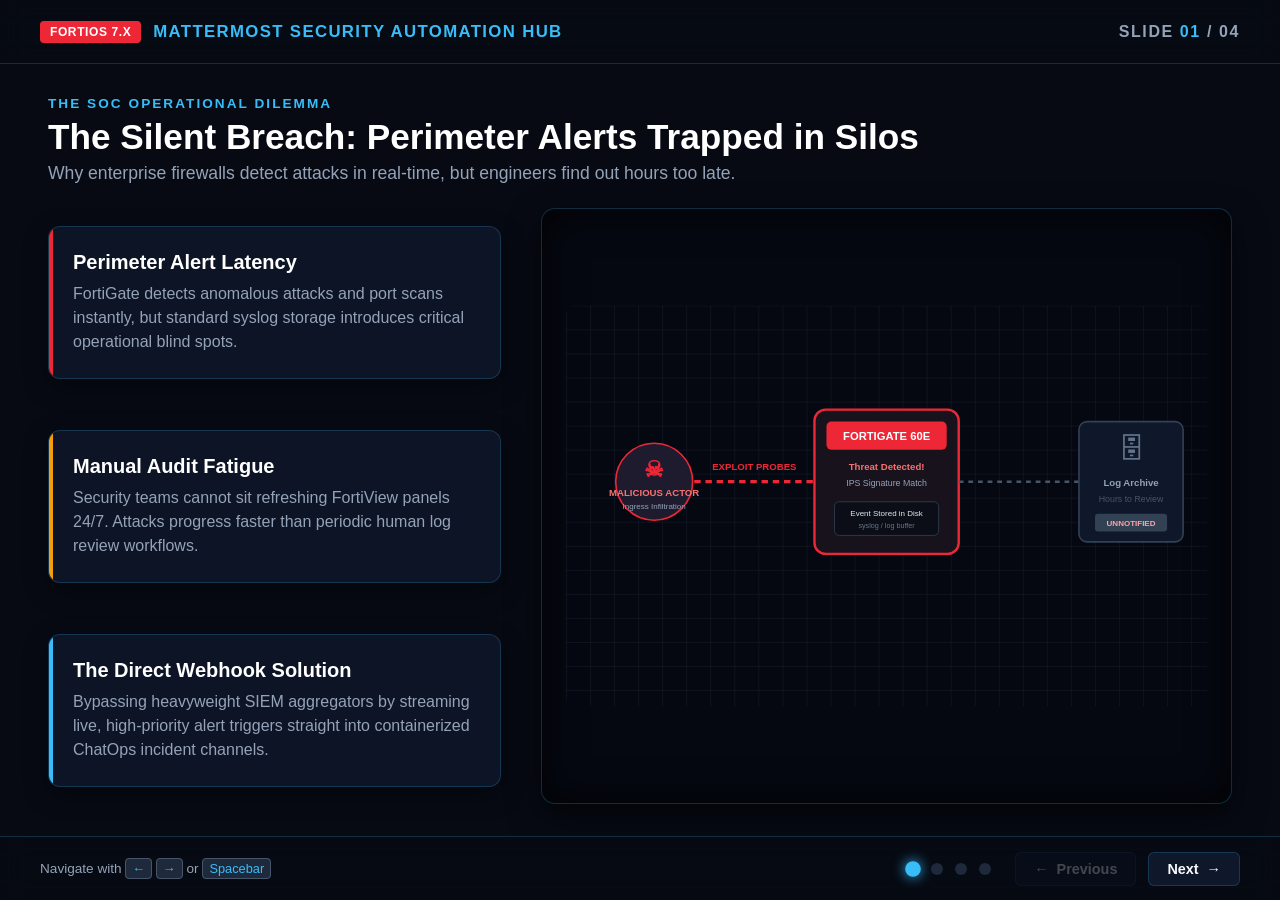
<file: Send-Real-Time-Attack-Alerts-to-Mattermost-in-Docker/presentation/PowerPoint.html>
<!-- filepath: presentation/PowerPoint_Example.html -->
<!DOCTYPE html>
<html lang="en">
<head>
  <meta charset="UTF-8">
  <meta name="viewport" content="width=device-width, initial-scale=1.0">
  <title>Automate FortiGate Security Alerts to Mattermost</title>
  <style>
    :root {
      --bg-dark: #070a13;
      --bg-card: rgba(15, 23, 42, 0.85);
      --border-color: rgba(56, 189, 248, 0.2);
      --border-glow: rgba(56, 189, 248, 0.5);
      --forti-red: #ee2737;
      --docker-blue: #0ea5e9;
      --alpine-blue: #0d597f;
      --mattermost-blue: #1c58d9;
      --matrix-green: #10b981;
      --accent-cyan: #38bdf8;
      --accent-yellow: #f59e0b;
      --text-main: #f8fafc;
      --text-muted: #94a3b8;
    }

    * {
      box-sizing: border-box;
      margin: 0;
      padding: 0;
      user-select: none;
    }

    body {
      font-family: -apple-system, BlinkMacSystemFont, "Segoe UI", Roboto, Oxygen, Ubuntu, Cantarell, sans-serif;
      background: var(--bg-dark);
      color: var(--text-main);
      overflow: hidden;
      width: 100vw;
      height: 100vh;
      position: relative;
    }

    /* Fixed Top HUD */
    header {
      position: fixed;
      top: 0;
      left: 0;
      right: 0;
      height: 64px;
      padding: 0 2.5rem;
      display: flex;
      justify-content: space-between;
      align-items: center;
      background: rgba(7, 10, 19, 0.9);
      backdrop-filter: blur(12px);
      border-bottom: 1px solid var(--border-color);
      z-index: 100;
    }

    .brand {
      display: flex;
      align-items: center;
      gap: 12px;
      font-size: 1.05rem;
      font-weight: 800;
      letter-spacing: 0.08em;
      text-transform: uppercase;
      color: var(--accent-cyan);
    }

    .brand-badge {
      background: var(--forti-red);
      color: #fff;
      padding: 4px 10px;
      border-radius: 4px;
      font-size: 0.75rem;
      font-weight: 900;
      letter-spacing: 0.05em;
    }

    .slide-counter {
      font-size: 1rem;
      font-weight: 700;
      color: var(--text-muted);
      letter-spacing: 0.1em;
    }

    .slide-counter span {
      color: var(--accent-cyan);
    }

    /* Viewport Slide Canvas */
    .deck-viewport {
      position: absolute;
      top: 64px;
      bottom: 64px;
      left: 0;
      right: 0;
      width: 100vw;
      overflow: hidden;
    }

    .slide {
      position: absolute;
      inset: 0;
      width: 100vw;
      height: calc(100vh - 128px);
      padding: 2rem 3rem;
      display: grid;
      grid-template-rows: auto 1fr;
      gap: 1.5rem;
      opacity: 0;
      transform: translateX(100px);
      transition: opacity 0.45s cubic-bezier(0.16, 1, 0.3, 1), transform 0.45s cubic-bezier(0.16, 1, 0.3, 1);
      pointer-events: none;
    }

    .slide.active {
      opacity: 1;
      transform: translateX(0);
      pointer-events: auto;
    }

    /* Titles */
    .slide-titles {
      display: flex;
      flex-direction: column;
      gap: 6px;
    }

    .slide-eyebrow {
      font-size: 0.85rem;
      font-weight: 800;
      color: var(--accent-cyan);
      letter-spacing: 0.15em;
      text-transform: uppercase;
    }

    .slide-heading {
      font-size: 2.2rem;
      font-weight: 900;
      color: #ffffff;
      line-height: 1.15;
    }

    .slide-subheading {
      font-size: 1.1rem;
      color: var(--text-muted);
    }

    /* Main Content Layout (Expanded Split) */
    .slide-body {
      display: grid;
      grid-template-columns: 0.95fr 1.45fr;
      gap: 2.5rem;
      height: 100%;
      min-height: 0;
    }

    /* Info Column */
    .info-column {
      display: flex;
      flex-direction: column;
      justify-content: space-around;
      gap: 1rem;
    }

    .info-card {
      background: var(--bg-card);
      border: 1px solid var(--border-color);
      border-radius: 12px;
      padding: 1.5rem;
      position: relative;
      overflow: hidden;
      box-shadow: 0 8px 24px rgba(0, 0, 0, 0.4);
    }

    .info-card::before {
      content: '';
      position: absolute;
      left: 0;
      top: 0;
      bottom: 0;
      width: 4px;
      background: var(--accent-cyan);
    }

    .info-card.red::before { background: var(--forti-red); }
    .info-card.green::before { background: var(--matrix-green); }
    .info-card.yellow::before { background: var(--accent-yellow); }

    .info-card h3 {
      font-size: 1.25rem;
      font-weight: 800;
      color: #fff;
      margin-bottom: 0.5rem;
      display: flex;
      align-items: center;
      gap: 8px;
    }

    .info-card p {
      font-size: 1rem;
      color: var(--text-muted);
      line-height: 1.5;
    }

    .info-card ul {
      margin-top: 0.5rem;
      padding-left: 1.2rem;
      font-size: 0.95rem;
      color: var(--text-muted);
      line-height: 1.5;
    }

    .info-card code {
      font-family: ui-monospace, SFMono-Regular, Menlo, Monaco, Consolas, monospace;
      background: #020617;
      padding: 2px 8px;
      border-radius: 4px;
      color: var(--accent-cyan);
      font-size: 0.9em;
      border: 1px solid rgba(56, 189, 248, 0.3);
    }

    /* Big Visual Canvas */
    .stage-canvas {
      background: #050811;
      border: 1px solid var(--border-color);
      border-radius: 14px;
      padding: 1.5rem;
      display: flex;
      align-items: center;
      justify-content: center;
      position: relative;
      box-shadow: inset 0 0 40px rgba(0,0,0,0.8), 0 12px 32px rgba(0,0,0,0.6);
      width: 100%;
      height: 100%;
      overflow: hidden;
    }

    svg.graphic-engine {
      width: 100%;
      height: 100%;
      max-height: 100%;
      object-fit: contain;
    }

    /* Bottom Nav HUD */
    footer {
      position: fixed;
      bottom: 0;
      left: 0;
      right: 0;
      height: 64px;
      padding: 0 2.5rem;
      display: flex;
      justify-content: space-between;
      align-items: center;
      background: rgba(7, 10, 19, 0.9);
      backdrop-filter: blur(12px);
      border-top: 1px solid var(--border-color);
      z-index: 100;
    }

    .keyboard-hint {
      font-size: 0.85rem;
      color: var(--text-muted);
    }

    .keyboard-hint kbd {
      background: #1e293b;
      border: 1px solid #475569;
      border-radius: 4px;
      padding: 2px 6px;
      font-family: inherit;
      color: var(--accent-cyan);
      font-size: 0.8rem;
    }

    .hud-controls {
      display: flex;
      align-items: center;
      gap: 1.5rem;
    }

    .slide-dots {
      display: flex;
      gap: 0.75rem;
    }

    .dot {
      width: 12px;
      height: 12px;
      border-radius: 50%;
      background: #1e293b;
      cursor: pointer;
      transition: all 0.25s ease;
    }

    .dot.active {
      background: var(--accent-cyan);
      transform: scale(1.3);
      box-shadow: 0 0 10px var(--accent-cyan);
    }

    .btn-group {
      display: flex;
      gap: 0.75rem;
    }

    button.btn-nav {
      background: #0f172a;
      color: var(--text-main);
      border: 1px solid var(--border-color);
      padding: 8px 18px;
      border-radius: 6px;
      cursor: pointer;
      font-size: 0.9rem;
      font-weight: 700;
      display: flex;
      align-items: center;
      gap: 8px;
      transition: all 0.2s;
    }

    button.btn-nav:hover:not(:disabled) {
      border-color: var(--accent-cyan);
      color: var(--accent-cyan);
      box-shadow: 0 0 12px rgba(56, 189, 248, 0.4);
    }

    button.btn-nav:disabled {
      opacity: 0.25;
      cursor: not-allowed;
    }

    /* Keyframe Animations */
    @keyframes packetFlow {
      0% { stroke-dashoffset: 400; }
      100% { stroke-dashoffset: 0; }
    }

    @keyframes pulseAlert {
      0%, 100% { transform: scale(1); opacity: 0.8; filter: drop-shadow(0 0 4px var(--forti-red)); }
      50% { transform: scale(1.08); opacity: 1; filter: drop-shadow(0 0 20px var(--forti-red)); }
    }

    @keyframes pulseGreen {
      0%, 100% { opacity: 0.7; }
      50% { opacity: 1; filter: drop-shadow(0 0 15px var(--matrix-green)); }
    }

    .flow-line {
      stroke-dasharray: 8 6;
      animation: packetFlow 15s linear infinite;
    }

    .pulse-danger {
      animation: pulseAlert 2s infinite ease-in-out;
      transform-origin: center;
    }

    .pulse-success {
      animation: pulseGreen 2.5s infinite ease-in-out;
    }
  </style>
</head>
<body>

  <!-- Top HUD -->
  <header>
    <div class="brand">
      <span class="brand-badge">FortiOS 7.x</span>
      <span>Mattermost Security Automation Hub</span>
    </div>
    <div class="slide-counter">SLIDE <span id="curSlideNum">01</span> / 04</div>
  </header>

  <!-- Viewport Deck -->
  <main class="deck-viewport">

    <!-- SLIDE 1: HOOK & PROBLEM -->
    <section class="slide active" id="slide-1">
      <div class="slide-titles">
        <div class="slide-eyebrow">The SOC Operational Dilemma</div>
        <h1 class="slide-heading">The Silent Breach: Perimeter Alerts Trapped in Silos</h1>
        <div class="slide-subheading">Why enterprise firewalls detect attacks in real-time, but engineers find out hours too late.</div>
      </div>
      <div class="slide-body">
        <div class="info-column">
          <div class="info-card red">
            <h3>Perimeter Alert Latency</h3>
            <p>FortiGate detects anomalous attacks and port scans instantly, but standard syslog storage introduces critical operational blind spots.</p>
          </div>
          <div class="info-card yellow">
            <h3>Manual Audit Fatigue</h3>
            <p>Security teams cannot sit refreshing FortiView panels 24/7. Attacks progress faster than periodic human log review workflows.</p>
          </div>
          <div class="info-card">
            <h3>The Direct Webhook Solution</h3>
            <p>Bypassing heavyweight SIEM aggregators by streaming live, high-priority alert triggers straight into containerized ChatOps incident channels.</p>
          </div>
        </div>
        <div class="stage-canvas">
          <!-- Big Interactive SVG: The Problem -->
          <svg class="graphic-engine" viewBox="0 0 800 500" fill="none">
            <!-- Grid Background -->
            <defs>
              <pattern id="gridPattern1" width="30" height="30" patternUnits="userSpaceOnUse">
                <path d="M 30 0 L 0 0 0 30" fill="none" stroke="#1e293b" stroke-width="0.75"/>
              </pattern>
            </defs>
            <rect width="800" height="500" fill="url(#gridPattern1)" rx="10"/>

            <!-- Ingress Attacker -->
            <g transform="translate(60, 170)">
              <circle cx="50" cy="50" r="48" fill="#1e1b2e" stroke="#ee2737" stroke-width="2"/>
              <text x="50" y="44" text-anchor="middle" fill="#ee2737" font-size="28" font-weight="900">☠</text>
              <text x="50" y="68" text-anchor="middle" fill="#f87171" font-size="12" font-weight="800">MALICIOUS ACTOR</text>
              <text x="50" y="84" text-anchor="middle" fill="#94a3b8" font-size="10">Ingress Infiltration</text>
            </g>

            <!-- Attack Stream Path -->
            <path d="M 160 220 L 310 220" stroke="#ee2737" stroke-width="4" stroke-dasharray="8 6" class="flow-line"/>
            <text x="235" y="205" text-anchor="middle" fill="#ee2737" font-size="12" font-weight="bold">EXPLOIT PROBES</text>

            <!-- FortiGate Perimeter -->
            <g transform="translate(310, 130)">
              <rect width="180" height="180" rx="14" fill="#18121d" stroke="#ee2737" stroke-width="3" class="pulse-danger"/>
              <rect x="15" y="15" width="150" height="35" rx="6" fill="#ee2737"/>
              <text x="90" y="38" text-anchor="middle" fill="#ffffff" font-size="14" font-weight="900">FORTIGATE 60E</text>
              <text x="90" y="75" text-anchor="middle" fill="#f87171" font-size="12" font-weight="bold">Threat Detected!</text>
              <text x="90" y="95" text-anchor="middle" fill="#94a3b8" font-size="11">IPS Signature Match</text>
              <rect x="25" y="115" width="130" height="42" rx="6" fill="#0b0e17" stroke="#334155"/>
              <text x="90" y="133" text-anchor="middle" fill="#e2e8f0" font-size="10">Event Stored in Disk</text>
              <text x="90" y="148" text-anchor="middle" fill="#64748b" font-size="9">syslog / log buffer</text>
            </g>

            <!-- Dead End Arrow to Siloed Log Dump -->
            <path d="M 490 220 L 640 220" stroke="#475569" stroke-width="3" stroke-dasharray="6 6"/>
            
            <!-- Siloed Log Storage -->
            <g transform="translate(640, 145)">
              <rect width="130" height="150" rx="10" fill="#0f172a" stroke="#334155" stroke-width="2"/>
              <text x="65" y="45" text-anchor="middle" fill="#64748b" font-size="34">🗄</text>
              <text x="65" y="80" text-anchor="middle" fill="#94a3b8" font-size="12" font-weight="bold">Log Archive</text>
              <text x="65" y="100" text-anchor="middle" fill="#475569" font-size="11">Hours to Review</text>
              <rect x="20" y="115" width="90" height="22" rx="4" fill="#334155"/>
              <text x="65" y="130" text-anchor="middle" fill="#fca5a5" font-size="10" font-weight="bold">UNNOTIFIED</text>
            </g>
          </svg>
        </div>
      </div>
    </section>

    <!-- SLIDE 2: TARGET BLUEPRINT -->
    <section class="slide" id="slide-2">
      <div class="slide-titles">
        <div class="slide-eyebrow">Enterprise Reference Architecture</div>
        <h1 class="slide-heading">The Target Blueprint: 192.168.10.0/24 Fabric</h1>
        <div class="slide-subheading">Seamless perimeter routing, VIP DNAT mapping, and containerized Mattermost deployment.</div>
      </div>
      <div class="slide-body">
        <div class="info-column">
          <div class="info-card">
            <h3>Perimeter Gateway (.1)</h3>
            <p>FortiGate <code>port2</code> anchors the <code>192.168.10.0/24</code> trust zone, managing stateful packet inspection and inbound Virtual IP mapping.</p>
          </div>
          <div class="info-card green">
            <h3>Alpine Container Host (.2)</h3>
            <p>Ultra-minimal container host running Mattermost Team Edition on host port <code>80</code> backed by an isolated PostgreSQL 15 database on <code>172.28.0.0/24</code>.</p>
          </div>
          <div class="info-card">
            <h3>Client Test Bed (.3)</h3>
            <p>Workstation station to trigger security events and validate HTTP webhook accessibility: <code>curl -I http://192.168.10.2:80</code>.</p>
          </div>
        </div>
        <div class="stage-canvas">
          <!-- Big Interactive SVG: Network Topology -->
          <svg class="graphic-engine" viewBox="0 0 800 500" fill="none">
            <defs>
              <pattern id="gridPattern2" width="30" height="30" patternUnits="userSpaceOnUse">
                <path d="M 30 0 L 0 0 0 30" fill="none" stroke="#1e293b" stroke-width="0.75"/>
              </pattern>
            </defs>
            <rect width="800" height="500" fill="url(#gridPattern2)" rx="10"/>

            <!-- WAN Cloud -->
            <g transform="translate(300, 20)">
              <rect width="200" height="50" rx="25" fill="#131d31" stroke="#38bdf8" stroke-width="1.5"/>
              <text x="100" y="31" text-anchor="middle" fill="#38bdf8" font-size="13" font-weight="bold">WAN / INGRESS (port1)</text>
              <text x="100" y="44" text-anchor="middle" fill="#94a3b8" font-size="10">198.51.100.1</text>
            </g>

            <line x1="400" y1="70" x2="400" y2="105" stroke="#38bdf8" stroke-width="3"/>

            <!-- FortiGate Box -->
            <g transform="translate(290, 105)">
              <rect width="220" height="85" rx="10" fill="#1e121d" stroke="#ee2737" stroke-width="2"/>
              <text x="110" y="32" text-anchor="middle" fill="#ee2737" font-size="15" font-weight="900">FORTIGATE FIREWALL</text>
              <text x="110" y="52" text-anchor="middle" fill="#ffffff" font-size="12">Internal Interface: port2</text>
              <text x="110" y="72" text-anchor="middle" fill="#38bdf8" font-size="13" font-weight="bold">192.168.10.1 / 24</text>
            </g>

            <!-- LAN Backbone Bus -->
            <line x1="120" y1="240" x2="680" y2="240" stroke="#38bdf8" stroke-width="4"/>
            <rect x="270" y="228" width="260" height="24" rx="4" fill="#070a13" stroke="#38bdf8"/>
            <text x="400" y="244" text-anchor="middle" fill="#38bdf8" font-size="11" font-weight="bold">LAN TRUST ZONE: 192.168.10.0 / 24</text>

            <line x1="400" y1="190" x2="400" y2="228" stroke="#ee2737" stroke-width="3"/>

            <!-- Node 2: Alpine Linux Host -->
            <line x1="240" y1="240" x2="240" y2="280" stroke="#10b981" stroke-width="3"/>
            <g transform="translate(100, 280)">
              <rect width="280" height="190" rx="12" fill="#0d1b2a" stroke="#10b981" stroke-width="2" class="pulse-success"/>
              <rect x="15" y="15" width="250" height="30" rx="6" fill="#10b981"/>
              <text x="140" y="35" text-anchor="middle" fill="#000" font-size="13" font-weight="900">ALPINE HOST (192.168.10.2)</text>
              
              <!-- Container 1 -->
              <rect x="20" y="60" width="240" height="50" rx="6" fill="#021427" stroke="#0ea5e9"/>
              <text x="35" y="82" fill="#0ea5e9" font-size="12" font-weight="bold">Mattermost App (port 80:8065)</text>
              <text x="35" y="98" fill="#94a3b8" font-size="10">Internal IP: 172.28.0.20</text>

              <!-- Container 2 -->
              <rect x="20" y="120" width="240" height="50" rx="6" fill="#021427" stroke="#3b82f6"/>
              <text x="35" y="142" fill="#60a5fa" font-size="12" font-weight="bold">PostgreSQL 15 Container</text>
              <text x="35" y="158" fill="#94a3b8" font-size="10">Internal IP: 172.28.0.10:5432</text>
            </g>

            <!-- Node 3: Windows Client -->
            <line x1="560" y1="240" x2="560" y2="310" stroke="#f59e0b" stroke-width="3"/>
            <g transform="translate(460, 310)">
              <rect width="200" height="130" rx="12" fill="#1c1917" stroke="#f59e0b" stroke-width="2"/>
              <text x="100" y="30" text-anchor="middle" fill="#f59e0b" font-size="13" font-weight="900">CLIENT TEST BOX</text>
              <text x="100" y="55" text-anchor="middle" fill="#ffffff" font-size="12">192.168.10.3 / 24</text>
              <rect x="20" y="70" width="160" height="42" rx="6" fill="#0c0a09" stroke="#44403c"/>
              <text x="100" y="88" text-anchor="middle" fill="#cbd5e1" font-size="10">curl.exe -I</text>
              <text x="100" y="102" text-anchor="middle" fill="#38bdf8" font-size="10">http://192.168.10.2:80</text>
            </g>
          </svg>
        </div>
      </div>
    </section>

    <!-- SLIDE 3: MECHANICS IN MOTION -->
    <section class="slide" id="slide-3">
      <div class="slide-titles">
        <div class="slide-eyebrow">Real-Time Event Mechanics</div>
        <h1 class="slide-heading">Mechanics in Motion: Ingress Threat to Instant Webhook</h1>
        <div class="slide-subheading">Tracing packet translation, automated trigger generation, and ChatOps card rendering.</div>
      </div>
      <div class="slide-body">
        <div class="info-column">
          <div class="info-card red">
            <h3>1. Threat Interception</h3>
            <p>FortiGate blocks unauthorized scans or vulnerability probes at <code>port1/port2</code>, generating an instant high-severity security event.</p>
          </div>
          <div class="info-card">
            <h3>2. Automated Webhook Trigger</h3>
            <p>FortiOS Automation Fabric formats a JSON alert payload and issues a TCP HTTP POST across <code>192.168.10.1 ➔ 192.168.10.2:80</code>.</p>
          </div>
          <div class="info-card green">
            <h3>3. Mattermost Channel Render</h3>
            <p>Mattermost processes the incoming webhook and displays an alert card with attacker IP, targeted policy, and timestamp in under 50ms.</p>
          </div>
        </div>
        <div class="stage-canvas">
          <!-- Big Interactive SVG: Dynamic Packet Path -->
          <svg class="graphic-engine" viewBox="0 0 800 500" fill="none">
            <defs>
              <pattern id="gridPattern3" width="30" height="30" patternUnits="userSpaceOnUse">
                <path d="M 30 0 L 0 0 0 30" fill="none" stroke="#1e293b" stroke-width="0.75"/>
              </pattern>
              <marker id="arrowHead" markerWidth="8" markerHeight="8" refX="6" refY="3" orient="auto">
                <polygon points="0 0, 6 3, 0 6" fill="#38bdf8"/>
              </marker>
              <marker id="arrowHeadRed" markerWidth="8" markerHeight="8" refX="6" refY="3" orient="auto">
                <polygon points="0 0, 6 3, 0 6" fill="#ee2737"/>
              </marker>
            </defs>
            <rect width="800" height="500" fill="url(#gridPattern3)" rx="10"/>

            <!-- Block 1: Attacker -->
            <g transform="translate(40, 60)">
              <rect width="180" height="90" rx="8" fill="#18121d" stroke="#ee2737" stroke-width="2"/>
              <text x="90" y="32" text-anchor="middle" fill="#ee2737" font-size="13" font-weight="bold">ATTACK VECTOR</text>
              <text x="90" y="52" text-anchor="middle" fill="#cbd5e1" font-size="11">SRC: 203.0.113.88</text>
              <text x="90" y="70" text-anchor="middle" fill="#94a3b8" font-size="10">SYN Scan / CVE Exploit</text>
            </g>

            <!-- Vector to FW -->
            <path d="M 220 105 L 320 105" stroke="#ee2737" stroke-width="3" stroke-dasharray="6 4" class="flow-line" marker-end="url(#arrowHeadRed)"/>

            <!-- Block 2: FortiGate Threat Interception -->
            <g transform="translate(320, 40)">
              <rect width="220" height="130" rx="10" fill="#111827" stroke="#ee2737" stroke-width="2"/>
              <rect x="10" y="10" width="200" height="28" rx="4" fill="#ee2737"/>
              <text x="110" y="29" text-anchor="middle" fill="#fff" font-size="12" font-weight="900">FORTIGATE FABRIC</text>
              <text x="110" y="60" text-anchor="middle" fill="#f87171" font-size="11" font-weight="bold">THREAT MATCH: CRITICAL</text>
              <text x="110" y="80" text-anchor="middle" fill="#cbd5e1" font-size="10">Policy: WAN_to_Mattermost_VIP</text>
              <text x="110" y="98" text-anchor="middle" fill="#38bdf8" font-size="10">Action: DROP & DISPATCH</text>
              <rect x="25" y="106" width="170" height="16" rx="3" fill="#1e293b"/>
              <text x="110" y="118" text-anchor="middle" fill="#38bdf8" font-size="9" font-weight="bold">TRIGGER WEBHOOK EVENT</text>
            </g>

            <!-- Webhook Stream Down to Alpine -->
            <path d="M 430 170 L 430 240 L 430 280" stroke="#38bdf8" stroke-width="3" stroke-dasharray="8 6" class="flow-line" marker-end="url(#arrowHead)"/>
            <text x="440" y="225" fill="#38bdf8" font-size="11" font-weight="bold">POST /hooks/xxx HTTP/1.1 (Port 80)</text>

            <!-- Block 3: Mattermost Container -->
            <g transform="translate(300, 280)">
              <rect width="450" height="190" rx="12" fill="#0c1322" stroke="#38bdf8" stroke-width="2"/>
              <rect x="15" y="15" width="420" height="32" rx="6" fill="#1c58d9"/>
              <text x="225" y="36" text-anchor="middle" fill="#fff" font-size="13" font-weight="900">MATTERMOST LIVE CHATOPS ALERT DESK</text>

              <!-- Rendered Webhook Card inside Mattermost -->
              <g transform="translate(30, 60)">
                <rect width="390" height="105" rx="8" fill="#1e293b" stroke="#ee2737" stroke-width="1.5"/>
                <circle cx="25" cy="25" r="10" fill="#ee2737"/>
                <text x="25" y="29" text-anchor="middle" fill="#fff" font-size="12" font-weight="bold">!</text>
                <text x="45" y="28" fill="#f87171" font-size="12" font-weight="bold">[FORTIGATE ALERT] Ingress Attack Blocked</text>
                <line x1="15" y1="42" x2="375" y2="42" stroke="#334155" stroke-width="1"/>
                <text x="20" y="62" fill="#cbd5e1" font-size="10">Attacker IP: <tspan fill="#ee2737">203.0.113.88</tspan> | Target: 198.51.100.1:80</text>
                <text x="20" y="80" fill="#cbd5e1" font-size="10">Threat Signature: IPS.Attack.Pattern.Detected [Severity: HIGH]</text>
                <text x="20" y="98" fill="#10b981" font-size="10">Perimeter Gateway Action: BLOCKED | Session Dropped</text>
              </g>
            </g>
          </svg>
        </div>
      </div>
    </section>

    <!-- SLIDE 4: IMPLEMENTATION & ROI -->
    <section class="slide" id="slide-4">
      <div class="slide-titles">
        <div class="slide-eyebrow">Deployment Walkthrough & Verification</div>
        <h1 class="slide-heading">Implementation & Production ROI</h1>
        <div class="slide-subheading">Fast deployment pipeline, strict verification gates, and measurable SOC acceleration.</div>
      </div>
      <div class="slide-body">
        <div class="info-column">
          <div class="info-card">
            <h3>Standardized Deployment</h3>
            <p>A single automated deployment script coordinates the entire host and application stack:</p>
            <p><code>./scripts/setup.sh</code></p>
          </div>
          <div class="info-card green">
            <h3>Zero-Trust Verification</h3>
            <p>Every layer is validated via live diagnostic captures before operational promotion:</p>
            <ul>
              <li>Host engine: <code>rc-service docker status</code></li>
              <li>Network socket: <code>netstat -tuln | grep :80</code></li>
              <li>Perimeter trace: <code>diagnose sys session list</code></li>
            </ul>
          </div>
          <div class="info-card yellow">
            <h3>Measurable Operational ROI</h3>
            <p>Eliminates alert latency from hours down to milliseconds, providing actionable threat telemetry without proprietary SaaS fees.</p>
          </div>
        </div>
        <div class="stage-canvas">
          <!-- Big Interactive SVG: Pipeline & Metrics -->
          <svg class="graphic-engine" viewBox="0 0 800 500" fill="none">
            <defs>
              <pattern id="gridPattern4" width="30" height="30" patternUnits="userSpaceOnUse">
                <path d="M 30 0 L 0 0 0 30" fill="none" stroke="#1e293b" stroke-width="0.75"/>
              </pattern>
            </defs>
            <rect width="800" height="500" fill="url(#gridPattern4)" rx="10"/>

            <!-- Metric Card 1 -->
            <g transform="translate(60, 40)">
              <rect width="200" height="130" rx="10" fill="#0f172a" stroke="#38bdf8" stroke-width="2"/>
              <text x="100" y="35" text-anchor="middle" fill="#94a3b8" font-size="11" font-weight="bold">ALERT LATENCY</text>
              <text x="100" y="80" text-anchor="middle" fill="#38bdf8" font-size="36" font-weight="900">&lt;50ms</text>
              <text x="100" y="110" text-anchor="middle" fill="#10b981" font-size="11">Down from ~4 Hours</text>
            </g>

            <!-- Metric Card 2 -->
            <g transform="translate(300, 40)">
              <rect width="200" height="130" rx="10" fill="#0f172a" stroke="#10b981" stroke-width="2"/>
              <text x="100" y="35" text-anchor="middle" fill="#94a3b8" font-size="11" font-weight="bold">INFRASTRUCTURE COST</text>
              <text x="100" y="80" text-anchor="middle" fill="#10b981" font-size="36" font-weight="900">$0</text>
              <text x="100" y="110" text-anchor="middle" fill="#cbd5e1" font-size="11">Self-Hosted / Open-Source</text>
            </g>

            <!-- Metric Card 3 -->
            <g transform="translate(540, 40)">
              <rect width="200" height="130" rx="10" fill="#0f172a" stroke="#ee2737" stroke-width="2"/>
              <text x="100" y="35" text-anchor="middle" fill="#94a3b8" font-size="11" font-weight="bold">HOST ATTACK SURFACE</text>
              <text x="100" y="80" text-anchor="middle" fill="#ee2737" font-size="36" font-weight="900">130MB</text>
              <text x="100" y="110" text-anchor="middle" fill="#cbd5e1" font-size="11">Alpine Linux Base</text>
            </g>

            <!-- Step Pipeline Visual -->
            <g transform="translate(60, 210)">
              <rect width="680" height="240" rx="12" fill="#0b1120" stroke="#1e293b" stroke-width="1.5"/>
              <text x="40" y="40" fill="#ffffff" font-size="15" font-weight="800">Deployment Pipeline Milestones</text>

              <!-- Step 1 -->
              <g transform="translate(40, 70)">
                <circle cx="20" cy="20" r="18" fill="#0284c7"/>
                <text x="20" y="25" text-anchor="middle" fill="#fff" font-weight="900">1</text>
                <text x="50" y="18" fill="#fff" font-size="12" font-weight="bold">Stage 2: Alpine Host Hardening</text>
                <text x="50" y="34" fill="#94a3b8" font-size="11">Docker Engine + Containerd + OpenRC boot enable</text>
              </g>

              <!-- Step 2 -->
              <g transform="translate(40, 125)">
                <circle cx="20" cy="20" r="18" fill="#059669"/>
                <text x="20" y="25" text-anchor="middle" fill="#fff" font-weight="900">2</text>
                <text x="50" y="18" fill="#fff" font-size="12" font-weight="bold">Stage 3: Container Compose Stack</text>
                <text x="50" y="34" fill="#94a3b8" font-size="11">Postgres 15 + Mattermost bound to Host Port 80</text>
              </g>

              <!-- Step 3 -->
              <g transform="translate(40, 180)">
                <circle cx="20" cy="20" r="18" fill="#ee2737"/>
                <text x="20" y="25" text-anchor="middle" fill="#fff" font-weight="900">3</text>
                <text x="50" y="18" fill="#fff" font-size="12" font-weight="bold">Stage 4: FortiOS Security Fabric</text>
                <text x="50" y="34" fill="#94a3b8" font-size="11">port2 address objects + VIP DNAT + Policy Inspection</text>
              </g>
            </g>
          </svg>
        </div>
      </div>
    </section>

  </main>

  <!-- Bottom Control Bar -->
  <footer>
    <div class="keyboard-hint">
      Navigate with <kbd>←</kbd> <kbd>→</kbd> or <kbd>Spacebar</kbd>
    </div>
    <div class="hud-controls">
      <div class="slide-dots" id="dotsContainer">
        <div class="dot active" onclick="goToSlide(0)"></div>
        <div class="dot" onclick="goToSlide(1)"></div>
        <div class="dot" onclick="goToSlide(2)"></div>
        <div class="dot" onclick="goToSlide(3)"></div>
      </div>
      <div class="btn-group">
        <button class="btn-nav" id="prevBtn" onclick="prevSlide()" disabled>
          <span>&#8592;</span> Previous
        </button>
        <button class="btn-nav" id="nextBtn" onclick="nextSlide()">
          Next <span>&#8594;</span>
        </button>
      </div>
    </div>
  </footer>

  <script>
    let currentSlide = 0;
    const slides = document.querySelectorAll('.slide');
    const dots = document.querySelectorAll('.dot');
    const prevBtn = document.getElementById('prevBtn');
    const nextBtn = document.getElementById('nextBtn');
    const curSlideNum = document.getElementById('curSlideNum');

    function updateSlide() {
      slides.forEach((slide, idx) => {
        slide.classList.toggle('active', idx === currentSlide);
      });
      dots.forEach((dot, idx) => {
        dot.classList.toggle('active', idx === currentSlide);
      });
      prevBtn.disabled = currentSlide === 0;
      nextBtn.disabled = currentSlide === slides.length - 1;
      curSlideNum.textContent = String(currentSlide + 1).padStart(2, '0');
    }

    function nextSlide() {
      if (currentSlide < slides.length - 1) {
        currentSlide++;
        updateSlide();
      }
    }

    function prevSlide() {
      if (currentSlide > 0) {
        currentSlide--;
        updateSlide();
      }
    }

    function goToSlide(index) {
      if (index >= 0 && index < slides.length) {
        currentSlide = index;
        updateSlide();
      }
    }

    // Keyboard Listeners
    window.addEventListener('keydown', (e) => {
      if (e.code === 'ArrowRight' || e.code === 'Space') {
        e.preventDefault();
        nextSlide();
      } else if (e.code === 'ArrowLeft') {
        e.preventDefault();
        prevSlide();
      }
    });

    updateSlide();
  </script>
</body>
</html>
</file>
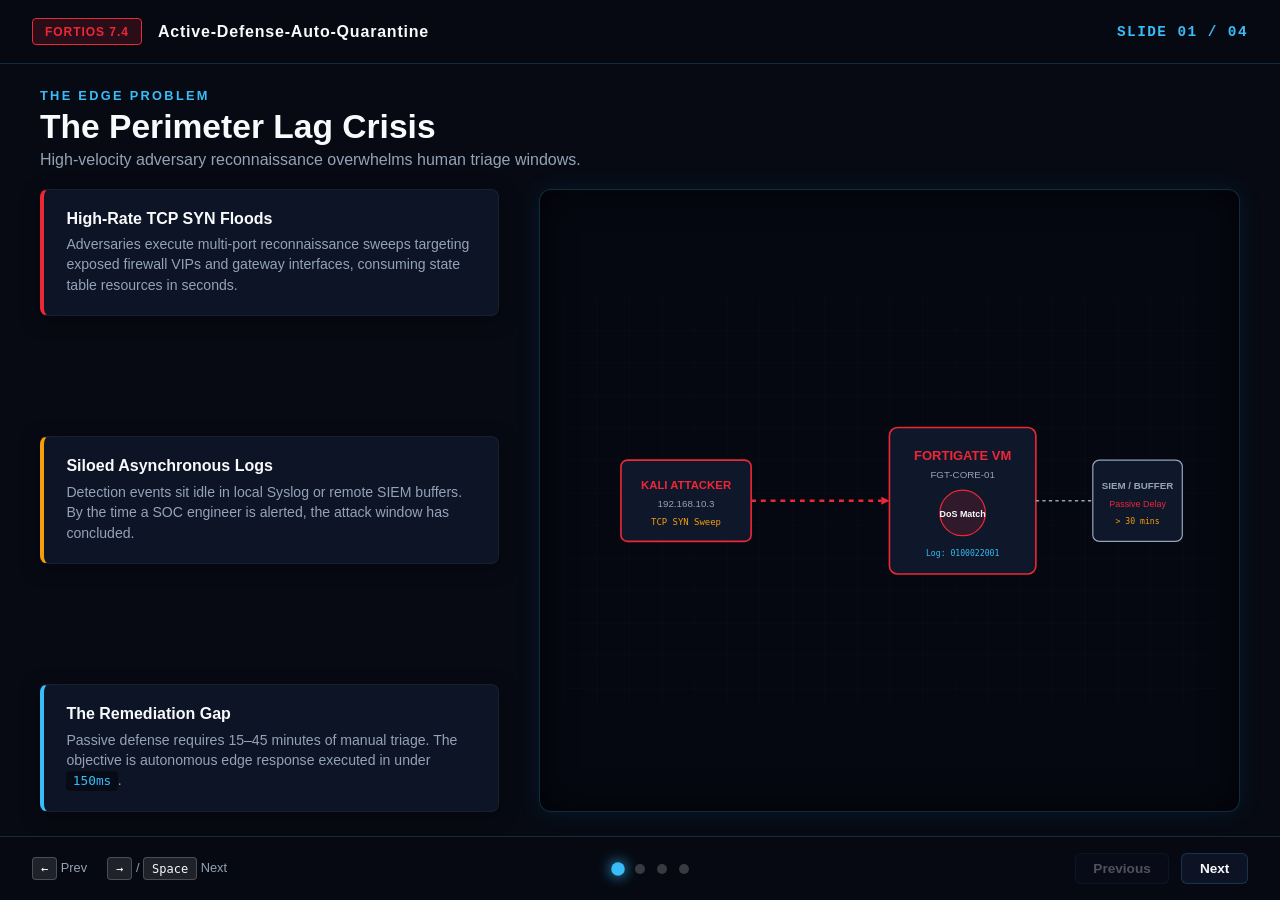
<file: Video-2-Active-Defense-Auto-Quarantine/presentation/PowerPoint.html>
<!-- filepath: presentation/PowerPoint.html -->
<!DOCTYPE html>
<html lang="en">
<head>
  <meta charset="UTF-8">
  <meta name="viewport" content="width=device-width, initial-scale=1.0">
  <title>Active-Defense-Auto-Quarantine | Autonomous Edge SOAR</title>
  <style>
    :root {
      --bg-dark: #070a13;
      --bg-card: rgba(15, 23, 42, 0.85);
      --border-color: rgba(56, 189, 248, 0.2);
      --forti-red: #ee2737;
      --docker-blue: #0ea5e9;
      --matrix-green: #10b981;
      --accent-cyan: #38bdf8;
      --accent-yellow: #f59e0b;
      --text-main: #f8fafc;
      --text-muted: #94a3b8;
    }

    * {
      box-sizing: border-box;
      margin: 0;
      padding: 0;
      user-select: none;
    }

    body {
      font-family: -apple-system, BlinkMacSystemFont, "Segoe UI", Roboto, Oxygen, Ubuntu, Cantarell, "Open Sans", "Helvetica Neue", sans-serif;
      background-color: var(--bg-dark);
      color: var(--text-main);
      overflow: hidden;
      width: 100vw;
      height: 100vh;
    }

    /* Fixed Top HUD */
    .header-hud {
      position: fixed;
      top: 0;
      left: 0;
      right: 0;
      height: 64px;
      display: flex;
      align-items: center;
      justify-content: space-between;
      padding: 0 2rem;
      background: rgba(7, 10, 19, 0.75);
      backdrop-filter: blur(12px);
      border-bottom: 1px solid var(--border-color);
      z-index: 100;
    }

    .brand-group {
      display: flex;
      align-items: center;
      gap: 1rem;
    }

    .badge-forti {
      background: rgba(238, 39, 55, 0.15);
      border: 1px solid var(--forti-red);
      color: var(--forti-red);
      font-weight: 700;
      font-size: 0.75rem;
      letter-spacing: 0.08em;
      padding: 0.35rem 0.75rem;
      border-radius: 4px;
      text-transform: uppercase;
    }

    .hud-title {
      font-size: 1rem;
      font-weight: 600;
      letter-spacing: 0.05em;
      color: var(--text-main);
    }

    .slide-counter {
      font-family: "Courier New", Courier, monospace;
      font-size: 0.9rem;
      font-weight: 700;
      color: var(--accent-cyan);
      letter-spacing: 0.1em;
    }

    /* Main Viewport Container */
    .deck-viewport {
      position: fixed;
      top: 64px;
      bottom: 64px;
      left: 0;
      right: 0;
      display: flex;
      align-items: center;
      justify-content: center;
      padding: 1.5rem 2.5rem;
    }

    .slide {
      position: absolute;
      width: calc(100% - 5rem);
      max-width: 1400px;
      height: calc(100% - 3rem);
      display: flex;
      flex-direction: column;
      opacity: 0;
      visibility: hidden;
      transform: translateX(100px);
      transition: all 0.5s cubic-bezier(0.16, 1, 0.3, 1);
      pointer-events: none;
    }

    .slide.active {
      opacity: 1;
      visibility: visible;
      transform: translateX(0);
      pointer-events: auto;
    }

    /* Slide Header */
    .slide-titles {
      margin-bottom: 1.25rem;
    }

    .slide-eyebrow {
      font-size: 0.8rem;
      font-weight: 700;
      letter-spacing: 0.18em;
      text-transform: uppercase;
      color: var(--accent-cyan);
      margin-bottom: 0.25rem;
    }

    .slide-heading {
      font-size: 2.1rem;
      font-weight: 800;
      line-height: 1.2;
      color: var(--text-main);
    }

    .slide-subheading {
      font-size: 1rem;
      color: var(--text-muted);
      margin-top: 0.2rem;
    }

    /* Split-Screen Canvas Layout */
    .slide-body {
      display: grid;
      grid-template-columns: 0.95fr 1.45fr;
      gap: 2.5rem;
      flex: 1;
      min-height: 0;
    }

    /* Left Info Column */
    .info-column {
      display: flex;
      flex-direction: column;
      justify-content: space-between;
      gap: 1rem;
    }

    .info-card {
      background: var(--bg-card);
      border: 1px solid rgba(255, 255, 255, 0.05);
      border-radius: 8px;
      padding: 1.25rem 1.4rem;
      box-shadow: 0 4px 20px rgba(0, 0, 0, 0.35);
      position: relative;
      overflow: hidden;
    }

    .info-card.cyan-border { border-left: 4px solid var(--accent-cyan); }
    .info-card.red-border { border-left: 4px solid var(--forti-red); }
    .info-card.yellow-border { border-left: 4px solid var(--accent-yellow); }
    .info-card.green-border { border-left: 4px solid var(--matrix-green); }

    .card-title {
      font-size: 1rem;
      font-weight: 700;
      color: var(--text-main);
      margin-bottom: 0.4rem;
      display: flex;
      align-items: center;
      gap: 0.5rem;
    }

    .card-desc {
      font-size: 0.88rem;
      color: var(--text-muted);
      line-height: 1.45;
    }

    .code-pill {
      font-family: monospace;
      background: rgba(0, 0, 0, 0.4);
      padding: 0.15rem 0.4rem;
      border-radius: 4px;
      color: var(--accent-cyan);
      font-size: 0.8rem;
    }

    /* Right Canvas Engine */
    .stage-canvas {
      background: #050811;
      border: 1px solid var(--border-color);
      border-radius: 12px;
      box-shadow: inset 0 0 35px rgba(0, 0, 0, 0.8), 0 0 25px rgba(14, 165, 233, 0.1);
      display: flex;
      align-items: center;
      justify-content: center;
      padding: 1.5rem;
      position: relative;
      overflow: hidden;
    }

    .graphic-engine {
      width: 100%;
      height: 100%;
      display: block;
    }

    /* Vector Animations */
    @keyframes pulse-flow {
      0% { stroke-dashoffset: 100; }
      100% { stroke-dashoffset: 0; }
    }

    @keyframes radar-glow {
      0%, 100% { opacity: 0.3; transform: scale(1); }
      50% { opacity: 0.8; transform: scale(1.08); }
    }

    @keyframes packet-dash {
      to { stroke-dashoffset: -40; }
    }

    .anim-pulse {
      animation: radar-glow 3s infinite ease-in-out;
      transform-origin: center;
    }

    .anim-flow {
      stroke-dasharray: 8, 8;
      animation: packet-dash 1.5s linear infinite;
    }

    .anim-flow-fast {
      stroke-dasharray: 6, 6;
      animation: packet-dash 0.8s linear infinite;
    }

    /* Fixed Bottom HUD */
    .footer-hud {
      position: fixed;
      bottom: 0;
      left: 0;
      right: 0;
      height: 64px;
      display: flex;
      align-items: center;
      justify-content: space-between;
      padding: 0 2rem;
      background: rgba(7, 10, 19, 0.75);
      backdrop-filter: blur(12px);
      border-top: 1px solid var(--border-color);
      z-index: 100;
    }

    .nav-hints {
      font-size: 0.8rem;
      color: var(--text-muted);
      display: flex;
      align-items: center;
      gap: 1.25rem;
    }

    .key-badge {
      display: inline-block;
      padding: 0.2rem 0.5rem;
      background: rgba(255, 255, 255, 0.1);
      border: 1px solid rgba(255, 255, 255, 0.2);
      border-radius: 4px;
      color: var(--text-main);
      font-family: monospace;
      font-size: 0.75rem;
    }

    .dots-container {
      display: flex;
      gap: 0.75rem;
      align-items: center;
    }

    .slide-dot {
      width: 10px;
      height: 10px;
      border-radius: 50%;
      background: rgba(255, 255, 255, 0.2);
      cursor: pointer;
      transition: all 0.3s ease;
    }

    .slide-dot.active {
      background: var(--accent-cyan);
      transform: scale(1.35);
      box-shadow: 0 0 10px var(--accent-cyan);
    }

    .nav-buttons {
      display: flex;
      gap: 0.75rem;
    }

    .btn-nav {
      background: rgba(15, 23, 42, 0.8);
      border: 1px solid var(--border-color);
      color: var(--text-main);
      padding: 0.45rem 1.1rem;
      font-size: 0.85rem;
      font-weight: 600;
      border-radius: 6px;
      cursor: pointer;
      transition: all 0.2s ease;
    }

    .btn-nav:hover:not(:disabled) {
      background: var(--accent-cyan);
      color: #000;
      border-color: var(--accent-cyan);
    }

    .btn-nav:disabled {
      opacity: 0.3;
      cursor: not-allowed;
    }
  </style>
</head>
<body>

  <!-- Top Header HUD -->
  <header class="header-hud">
    <div class="brand-group">
      <div class="badge-forti">FortiOS 7.4</div>
      <div class="hud-title">Active-Defense-Auto-Quarantine</div>
    </div>
    <div class="slide-counter" id="slideCounter">SLIDE 01 / 04</div>
  </header>

  <!-- Presentation Viewport -->
  <main class="deck-viewport">

    <!-- SLIDE 1: The Core Dilemma -->
    <section class="slide active" data-index="0">
      <div class="slide-titles">
        <div class="slide-eyebrow">The Edge Problem</div>
        <h1 class="slide-heading">The Perimeter Lag Crisis</h1>
        <p class="slide-subheading">High-velocity adversary reconnaissance overwhelms human triage windows.</p>
      </div>
      <div class="slide-body">
        <div class="info-column">
          <div class="info-card red-border">
            <div class="card-title">High-Rate TCP SYN Floods</div>
            <div class="card-desc">Adversaries execute multi-port reconnaissance sweeps targeting exposed firewall VIPs and gateway interfaces, consuming state table resources in seconds.</div>
          </div>
          <div class="info-card yellow-border">
            <div class="card-title">Siloed Asynchronous Logs</div>
            <div class="card-desc">Detection events sit idle in local Syslog or remote SIEM buffers. By the time a SOC engineer is alerted, the attack window has concluded.</div>
          </div>
          <div class="info-card cyan-border">
            <div class="card-title">The Remediation Gap</div>
            <div class="card-desc">Passive defense requires 15–45 minutes of manual triage. The objective is autonomous edge response executed in under <span class="code-pill">150ms</span>.</div>
          </div>
        </div>
        <div class="stage-canvas">
          <svg class="graphic-engine" viewBox="0 0 800 500" fill="none">
            <!-- Grid Background -->
            <defs>
              <pattern id="grid1" width="40" height="40" patternUnits="userSpaceOnUse">
                <path d="M 40 0 L 0 0 0 40" fill="none" stroke="rgba(255,255,255,0.03)" stroke-width="1" />
              </pattern>
            </defs>
            <rect width="800" height="500" fill="url(#grid1)" />

            <!-- Attacker Node -->
            <rect x="70" y="200" width="160" height="100" rx="8" fill="#0f172a" stroke="#ee2737" stroke-width="2" />
            <text x="150" y="235" fill="#ee2737" font-weight="bold" font-size="14" text-anchor="middle">KALI ATTACKER</text>
            <text x="150" y="258" fill="#94a3b8" font-size="12" text-anchor="middle">192.168.10.3</text>
            <text x="150" y="280" fill="#f59e0b" font-family="monospace" font-size="11" text-anchor="middle">TCP SYN Sweep</text>

            <!-- Attack Stream Flow -->
            <line x1="230" y1="250" x2="390" y2="250" stroke="#ee2737" stroke-width="3" class="anim-flow-fast" />
            <polygon points="390,245 400,250 390,255" fill="#ee2737" />

            <!-- FortiGate Perimeter -->
            <rect x="400" y="160" width="180" height="180" rx="10" fill="#0f172a" stroke="#ee2737" stroke-width="2" />
            <text x="490" y="200" fill="#ee2737" font-weight="bold" font-size="16" text-anchor="middle">FORTIGATE VM</text>
            <text x="490" y="222" fill="#94a3b8" font-size="12" text-anchor="middle">FGT-CORE-01</text>
            <circle cx="490" cy="265" r="28" fill="rgba(238,39,55,0.15)" stroke="#ee2737" stroke-width="1.5" class="anim-pulse" />
            <text x="490" y="270" fill="#f8fafc" font-size="11" font-weight="bold" text-anchor="middle">DoS Match</text>
            <text x="490" y="318" fill="#38bdf8" font-family="monospace" font-size="10" text-anchor="middle">Log: 0100022001</text>

            <!-- Stalled SIEM/Log Buffer -->
            <line x1="580" y1="250" x2="650" y2="250" stroke="#94a3b8" stroke-dasharray="4,4" stroke-width="2" />
            <rect x="650" y="200" width="110" height="100" rx="8" fill="#0f172a" stroke="#94a3b8" stroke-width="1.5" />
            <text x="705" y="235" fill="#94a3b8" font-weight="bold" font-size="12" text-anchor="middle">SIEM / BUFFER</text>
            <text x="705" y="258" fill="#ee2737" font-size="11" text-anchor="middle">Passive Delay</text>
            <text x="705" y="278" fill="#f59e0b" font-family="monospace" font-size="10" text-anchor="middle">> 30 mins</text>
          </svg>
        </div>
      </div>
    </section>

    <!-- SLIDE 2: Target Blueprint -->
    <section class="slide" data-index="1">
      <div class="slide-titles">
        <div class="slide-eyebrow">Network Architecture</div>
        <h1 class="slide-heading">The Trust Boundary Blueprint</h1>
        <p class="slide-subheading">Strict Layer 2/3 containment topology on 192.168.10.0/24.</p>
      </div>
      <div class="slide-body">
        <div class="info-column">
          <div class="info-card cyan-border">
            <div class="card-title">Node 1: FortiGate Core</div>
            <div class="card-desc"><span class="code-pill">192.168.10.1</span> bound to <span class="code-pill">port2</span>. Enforces perimeter inspection, anomaly logging, and dynamic blackhole drops.</div>
          </div>
          <div class="info-card green-border">
            <div class="card-title">Node 2: Alpine Linux Host</div>
            <div class="card-desc"><span class="code-pill">192.168.10.2</span> running Docker Engine and n8n orchestration core listening on host port <span class="code-pill">80</span>.</div>
          </div>
          <div class="info-card red-border">
            <div class="card-title">Node 3: Kali Attacker</div>
            <div class="card-desc"><span class="code-pill">192.168.10.3</span> adversary platform generating rate-based SYN probes and vulnerability sweeps.</div>
          </div>
        </div>
        <div class="stage-canvas">
          <svg class="graphic-engine" viewBox="0 0 800 500" fill="none">
            <defs>
              <pattern id="grid2" width="40" height="40" patternUnits="userSpaceOnUse">
                <path d="M 40 0 L 0 0 0 40" fill="none" stroke="rgba(255,255,255,0.03)" stroke-width="1" />
              </pattern>
            </defs>
            <rect width="800" height="500" fill="url(#grid2)" />

            <!-- Gateway Node (FortiGate) -->
            <rect x="300" y="50" width="200" height="90" rx="8" fill="#0f172a" stroke="#ee2737" stroke-width="2" />
            <text x="400" y="85" fill="#ee2737" font-weight="bold" font-size="14" text-anchor="middle">FGT-CORE-01 (port2)</text>
            <text x="400" y="108" fill="#f8fafc" font-family="monospace" font-size="12" text-anchor="middle">192.168.10.1/24</text>
            <text x="400" y="126" fill="#38bdf8" font-size="11" text-anchor="middle">Perimeter Gateway & API</text>

            <!-- Backbone Switch Line -->
            <line x1="120" y1="240" x2="680" y2="240" stroke="#38bdf8" stroke-width="3" />
            <text x="400" y="230" fill="#38bdf8" font-size="11" font-family="monospace" text-anchor="middle">TRUST BOUNDARY: 192.168.10.0/24</text>

            <!-- Links to Switch -->
            <line x1="400" y1="140" x2="400" y2="240" stroke="#ee2737" stroke-width="2" />
            <line x1="180" y1="240" x2="180" y2="330" stroke="#ee2737" stroke-width="2" />
            <line x1="620" y1="240" x2="620" y2="330" stroke="#0ea5e9" stroke-width="2" />

            <!-- Kali Node -->
            <rect x="90" y="330" width="180" height="110" rx="8" fill="#0f172a" stroke="#ee2737" stroke-width="2" />
            <text x="180" y="365" fill="#ee2737" font-weight="bold" font-size="14" text-anchor="middle">KALI ATTACKER</text>
            <text x="180" y="390" fill="#f8fafc" font-family="monospace" font-size="12" text-anchor="middle">192.168.10.3/24</text>
            <text x="180" y="415" fill="#94a3b8" font-size="11" text-anchor="middle">Adversary Simulator</text>

            <!-- Alpine Docker Host -->
            <rect x="520" y="330" width="200" height="110" rx="8" fill="#0f172a" stroke="#0ea5e9" stroke-width="2" />
            <text x="620" y="360" fill="#0ea5e9" font-weight="bold" font-size="13" text-anchor="middle">ALPINE LINUX 3.24</text>
            <text x="620" y="380" fill="#f8fafc" font-family="monospace" font-size="12" text-anchor="middle">192.168.10.2:80</text>
            <rect x="535" y="395" width="170" height="30" rx="4" fill="rgba(14,165,233,0.15)" stroke="#0ea5e9" />
            <text x="620" y="415" fill="#10b981" font-size="10" font-family="monospace" text-anchor="middle">n8n Engine + Postgres 16</text>
          </svg>
        </div>
      </div>
    </section>

    <!-- SLIDE 3: Mechanics in Motion -->
    <section class="slide" data-index="2">
      <div class="slide-titles">
        <div class="slide-eyebrow">Closed-Loop SOAR</div>
        <h1 class="slide-heading">Autonomous Feedback Loop</h1>
        <p class="slide-subheading">Event detection, webhook dispatch, and REST API strike-back in real time.</p>
      </div>
      <div class="slide-body">
        <div class="info-column">
          <div class="info-card red-border">
            <div class="card-title">1. Detection & Stitch Trigger</div>
            <div class="card-desc">FortiOS matches TCP SYN sweeps via <span class="code-pill">DoS-policy</span>. An Automation Stitch catches log ID <span class="code-pill">0100022001</span> immediately.</div>
          </div>
          <div class="info-card cyan-border">
            <div class="card-title">2. Outbound Webhook POST</div>
            <div class="card-desc">FortiGate dispatches incident JSON to <span class="code-pill">http://192.168.10.2:80/webhook/quarantine</span> containing the attacker IP.</div>
          </div>
          <div class="info-card green-border">
            <div class="card-title">3. REST API Strike-Back</div>
            <div class="card-desc">n8n validates whitelist rules and calls FortiOS HTTPS port <span class="code-pill">443</span>, injecting the host into the dynamic drop group.</div>
          </div>
        </div>
        <div class="stage-canvas">
          <svg class="graphic-engine" viewBox="0 0 800 500" fill="none">
            <defs>
              <pattern id="grid3" width="40" height="40" patternUnits="userSpaceOnUse">
                <path d="M 40 0 L 0 0 0 40" fill="none" stroke="rgba(255,255,255,0.03)" stroke-width="1" />
              </pattern>
            </defs>
            <rect width="800" height="500" fill="url(#grid3)" />

            <!-- Pipeline Step 1: Attack -->
            <rect x="50" y="80" width="160" height="80" rx="6" fill="#0f172a" stroke="#ee2737" stroke-width="2" />
            <text x="130" y="115" fill="#ee2737" font-weight="bold" font-size="13" text-anchor="middle">[1] SYN FLOOD</text>
            <text x="130" y="135" fill="#94a3b8" font-size="11" text-anchor="middle">From 192.168.10.3</text>

            <line x1="210" y1="120" x2="320" y2="120" stroke="#ee2737" stroke-width="2" class="anim-flow" />

            <!-- Pipeline Step 2: FortiOS Stitch -->
            <rect x="320" y="60" width="220" height="120" rx="8" fill="#0f172a" stroke="#ee2737" stroke-width="2" />
            <text x="430" y="95" fill="#ee2737" font-weight="bold" font-size="14" text-anchor="middle">FORTIGATE STITCH</text>
            <text x="430" y="120" fill="#f8fafc" font-size="11" text-anchor="middle">Anomaly Rule Match</text>
            <text x="430" y="142" fill="#38bdf8" font-family="monospace" font-size="10" text-anchor="middle">Webhook Dispatch</text>

            <path d="M 430 180 L 430 320" stroke="#38bdf8" stroke-width="2" class="anim-flow" />

            <!-- Pipeline Step 3: n8n Engine -->
            <rect x="320" y="320" width="220" height="120" rx="8" fill="#0f172a" stroke="#0ea5e9" stroke-width="2" />
            <text x="430" y="355" fill="#0ea5e9" font-weight="bold" font-size="14" text-anchor="middle">n8n SOAR WORKER</text>
            <text x="430" y="380" fill="#f8fafc" font-size="11" text-anchor="middle">Payload IP Extraction</text>
            <text x="430" y="405" fill="#10b981" font-family="monospace" font-size="10" text-anchor="middle">Whitelist CIDR Check</text>

            <!-- Pipeline Step 4: Strike Back -->
            <path d="M 540 380 L 680 380 L 680 120 L 540 120" stroke="#10b981" stroke-width="2" class="anim-flow" />
            <text x="695" y="250" fill="#10b981" font-size="11" font-family="monospace" text-anchor="middle" transform="rotate(90,695,250)">REST API POST /addrgrp</text>

            <!-- Result Drop Banner -->
            <rect x="50" y="340" width="200" height="70" rx="6" fill="rgba(238,39,55,0.15)" stroke="#ee2737" stroke-width="1.5" />
            <text x="150" y="370" fill="#ee2737" font-weight="bold" font-size="13" text-anchor="middle">POLICY 100: DROP</text>
            <text x="150" y="392" fill="#f8fafc" font-size="11" text-anchor="middle">Active Session Flushed</text>
          </svg>
        </div>
      </div>
    </section>

    <!-- SLIDE 4: Implementation & Production ROI -->
    <section class="slide" data-index="3">
      <div class="slide-titles">
        <div class="slide-eyebrow">Execution & Value</div>
        <h1 class="slide-heading">Production ROI & Metrics</h1>
        <p class="slide-subheading">Lightweight on-premises deployment delivering sub-second containment.</p>
      </div>
      <div class="slide-body">
        <div class="info-column">
          <div class="info-card cyan-border">
            <div class="card-title">Sub-150ms Response Latency</div>
            <div class="card-desc">Total time from adversary packet ingestion to FortiOS kernel-level drop policy application averages 120 to 145 milliseconds.</div>
          </div>
          <div class="info-card green-border">
            <div class="card-title">Zero Additional License Cost</div>
            <div class="card-desc">Leverages native FortiOS 7.4 Automation Stitches and self-hosted Alpine Docker open-source containers. Zero recurring cloud fees.</div>
          </div>
          <div class="info-card yellow-border">
            <div class="card-title">Minimal Host Footprint</div>
            <div class="card-desc">The entire Alpine Linux 3.24 runtime, Docker daemon, n8n core, and PostgreSQL container stack consumes under 250MB RAM at idle.</div>
          </div>
        </div>
        <div class="stage-canvas">
          <svg class="graphic-engine" viewBox="0 0 800 500" fill="none">
            <defs>
              <pattern id="grid4" width="40" height="40" patternUnits="userSpaceOnUse">
                <path d="M 40 0 L 0 0 0 40" fill="none" stroke="rgba(255,255,255,0.03)" stroke-width="1" />
              </pattern>
            </defs>
            <rect width="800" height="500" fill="url(#grid4)" />

            <!-- KPI Metric 1 -->
            <rect x="70" y="60" width="190" height="110" rx="8" fill="#0f172a" stroke="#10b981" stroke-width="2" />
            <text x="165" y="105" fill="#10b981" font-weight="900" font-size="32" text-anchor="middle">&lt; 150ms</text>
            <text x="165" y="135" fill="#94a3b8" font-size="12" text-anchor="middle">Containment Speed</text>

            <!-- KPI Metric 2 -->
            <rect x="305" y="60" width="190" height="110" rx="8" fill="#0f172a" stroke="#38bdf8" stroke-width="2" />
            <text x="400" y="105" fill="#38bdf8" font-weight="900" font-size="32" text-anchor="middle">$0</text>
            <text x="400" y="135" fill="#94a3b8" font-size="12" text-anchor="middle">SaaS / Cloud Subscriptions</text>

            <!-- KPI Metric 3 -->
            <rect x="540" y="60" width="190" height="110" rx="8" fill="#0f172a" stroke="#f59e0b" stroke-width="2" />
            <text x="635" y="105" fill="#f59e0b" font-weight="900" font-size="32" text-anchor="middle">&lt; 250MB</text>
            <text x="635" y="135" fill="#94a3b8" font-size="12" text-anchor="middle">Alpine Host Footprint</text>

            <!-- Production Pipeline Roadmap -->
            <rect x="70" y="220" width="660" height="220" rx="10" fill="#0f172a" stroke="rgba(56,189,248,0.3)" />
            <text x="400" y="255" fill="#f8fafc" font-weight="bold" font-size="14" text-anchor="middle">DEPLOYMENT PIPELINE PHASES</text>

            <!-- Phase Blocks -->
            <rect x="100" y="280" width="160" height="120" rx="6" fill="#070a13" stroke="#0ea5e9" stroke-width="1.5" />
            <text x="180" y="315" fill="#0ea5e9" font-weight="bold" font-size="12" text-anchor="middle">STAGE 2 & 3</text>
            <text x="180" y="340" fill="#f8fafc" font-size="11" text-anchor="middle">Alpine Host &</text>
            <text x="180" y="360" fill="#f8fafc" font-size="11" text-anchor="middle">Docker Runtime</text>

            <rect x="320" y="280" width="160" height="120" rx="6" fill="#070a13" stroke="#f59e0b" stroke-width="1.5" />
            <text x="400" y="315" fill="#f59e0b" font-weight="bold" font-size="12" text-anchor="middle">STAGE 4 & 5</text>
            <text x="400" y="340" fill="#f8fafc" font-size="11" text-anchor="middle">Stitch Webhook &</text>
            <text x="400" y="360" fill="#f8fafc" font-size="11" text-anchor="middle">REST API Token</text>

            <rect x="540" y="280" width="160" height="120" rx="6" fill="#070a13" stroke="#10b981" stroke-width="1.5" />
            <text x="620" y="315" fill="#10b981" font-weight="bold" font-size="12" text-anchor="middle">STAGE 6</text>
            <text x="620" y="340" fill="#f8fafc" font-size="11" text-anchor="middle">Automated Setup</text>
            <text x="620" y="360" fill="#f8fafc" font-size="11" text-anchor="middle">& Teardown Scripts</text>
          </svg>
        </div>
      </div>
    </section>

  </main>

  <!-- Fixed Bottom HUD -->
  <footer class="footer-hud">
    <div class="nav-hints">
      <span><span class="key-badge">←</span> Prev</span>
      <span><span class="key-badge">→</span> / <span class="key-badge">Space</span> Next</span>
    </div>
    <div class="dots-container" id="dotsContainer"></div>
    <div class="nav-buttons">
      <button class="btn-nav" id="btnPrev">Previous</button>
      <button class="btn-nav" id="btnNext">Next</button>
    </div>
  </footer>

  <script>
    (function() {
      const slides = document.querySelectorAll('.slide');
      const dotsContainer = document.getElementById('dotsContainer');
      const btnPrev = document.getElementById('btnPrev');
      const btnNext = document.getElementById('btnNext');
      const slideCounter = document.getElementById('slideCounter');
      let currentIndex = 0;

      // Initialize Pagination Dots
      slides.forEach((_, idx) => {
        const dot = document.createElement('div');
        dot.classList.add('slide-dot');
        if (idx === 0) dot.classList.add('active');
        dot.addEventListener('click', () => goToSlide(idx));
        dotsContainer.appendChild(dot);
      });

      const dots = document.querySelectorAll('.slide-dot');

      function updateSlideState() {
        slides.forEach((slide, idx) => {
          if (idx === currentIndex) {
            slide.classList.add('active');
          } else {
            slide.classList.remove('active');
          }
        });

        dots.forEach((dot, idx) => {
          if (idx === currentIndex) {
            dot.classList.add('active');
          } else {
            dot.classList.remove('active');
          }
        });

        slideCounter.textContent = `SLIDE 0${currentIndex + 1} / 0${slides.length}`;
        btnPrev.disabled = currentIndex === 0;
        btnNext.disabled = currentIndex === slides.length - 1;
      }

      function goToSlide(index) {
        if (index >= 0 && index < slides.length) {
          currentIndex = index;
          updateSlideState();
        }
      }

      function nextSlide() {
        if (currentIndex < slides.length - 1) {
          currentIndex++;
          updateSlideState();
        }
      }

      function prevSlide() {
        if (currentIndex > 0) {
          currentIndex--;
          updateSlideState();
        }
      }

      btnNext.addEventListener('click', nextSlide);
      btnPrev.addEventListener('click', prevSlide);

      window.addEventListener('keydown', (e) => {
        if (e.code === 'ArrowRight' || e.code === 'Space') {
          e.preventDefault();
          nextSlide();
        } else if (e.code === 'ArrowLeft') {
          e.preventDefault();
          prevSlide();
        }
      });

      updateSlideState();
    })();
  </script>
</body>
</html>
</file>
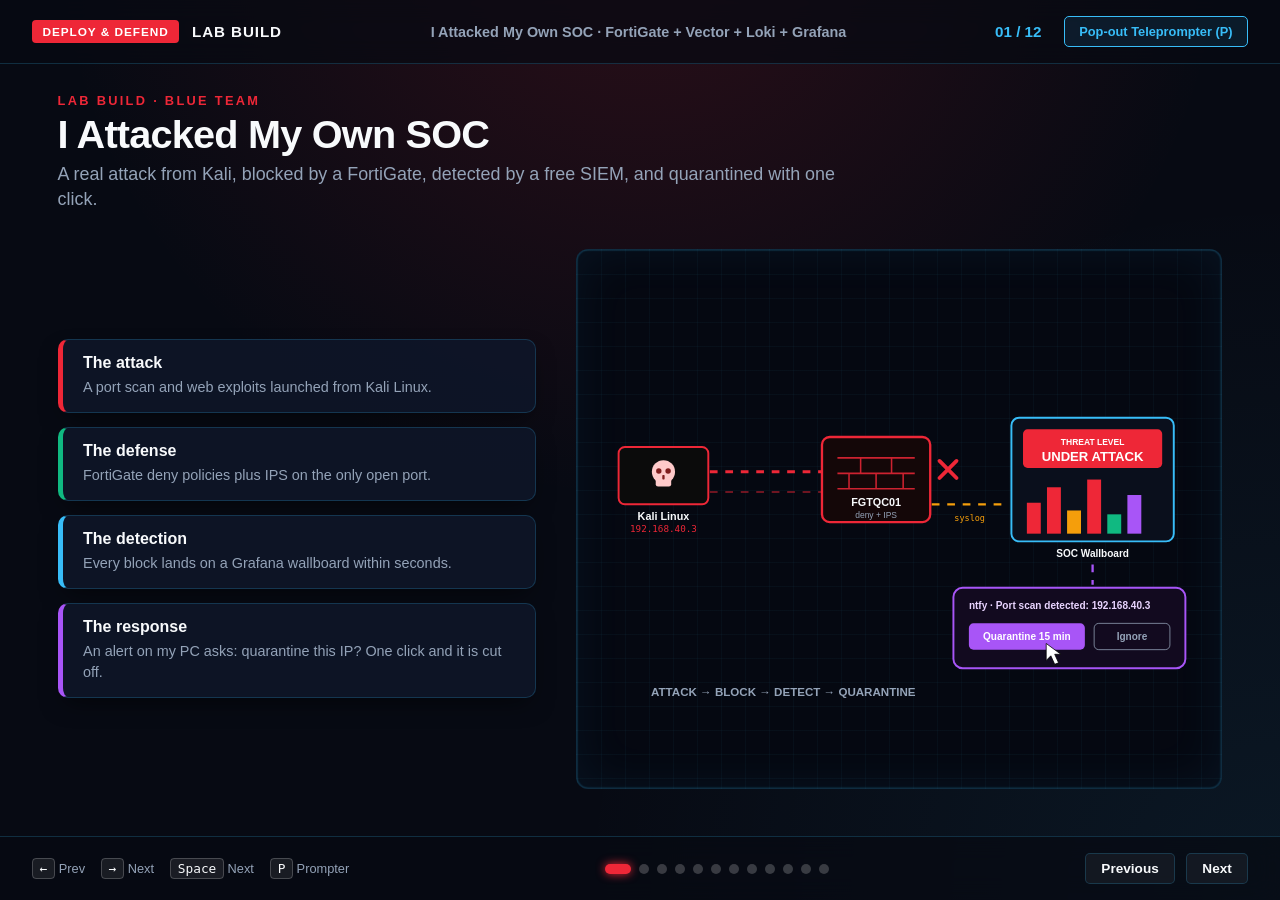
<file: Video-3-Visual-SOC-Analytics-Traffic-Dashboard/presentation/PowerPoint.html>
<!DOCTYPE html>
<!-- filepath: https://github.com/rabakuku/Youtube/blob/main/Video-3-Visual-SOC-Analytics-Traffic-Dashboard/presentation/PowerPoint.html -->
<html lang="en">
<head>
<meta charset="UTF-8">
<meta name="viewport" content="width=device-width, initial-scale=1.0">
<title>I Attacked My Own SOC · Deploy &amp; Defend</title>
<style>
:root {
  --bg-dark: #070a13;
  --bg-card: rgba(15, 23, 42, 0.85);
  --border-color: rgba(56, 189, 248, 0.2);
  --forti-red: #ee2737;
  --docker-blue: #0ea5e9;
  --matrix-green: #10b981;
  --accent-cyan: #38bdf8;
  --accent-yellow: #f59e0b;
  --text-main: #f8fafc;
  --text-muted: #94a3b8;
}
* { box-sizing: border-box; margin: 0; padding: 0; user-select: none; }
body { overflow: hidden; width: 100vw; height: 100vh; margin: 0; background: var(--bg-dark); color: var(--text-main);
  font-family: -apple-system, BlinkMacSystemFont, "Segoe UI", Roboto, "Helvetica Neue", Arial, sans-serif;
  background-image: radial-gradient(circle at 50% -10%, rgba(238,39,55,0.16) 0%, transparent 50%), radial-gradient(circle at 100% 100%, rgba(56,189,248,0.08) 0%, transparent 45%); }
.mono, .graphic-engine .mono { font-family: ui-monospace, "SF Mono", Menlo, Consolas, "Liberation Mono", monospace; }
.graphic-engine text { font-family: -apple-system, BlinkMacSystemFont, "Segoe UI", Roboto, Arial, sans-serif; }
.graphic-engine text.mono, .graphic-engine .mono text { font-family: ui-monospace, "SF Mono", Menlo, Consolas, monospace; }

.hud-header, .hud-footer { position: fixed; left: 0; right: 0; height: 64px; z-index: 100; display: flex; align-items: center;
  justify-content: space-between; padding: 0 2rem; background: rgba(7,10,19,0.72); backdrop-filter: blur(12px); -webkit-backdrop-filter: blur(12px); }
.hud-header { top: 0; border-bottom: 1px solid var(--border-color); }
.hud-footer { bottom: 0; border-top: 1px solid var(--border-color); }
.brand-badge { display: flex; align-items: center; gap: 0.8rem; font-weight: 800; letter-spacing: 0.06em; font-size: 0.95rem; }
.badge-pill { background: var(--forti-red); color: #fff; padding: 0.28rem 0.65rem; border-radius: 4px; font-size: 0.74rem; font-weight: 900; letter-spacing: 0.08em; animation: pulse-red 2s infinite; }
.deck-title { font-size: 0.9rem; color: var(--text-muted); font-weight: 600; }
.header-actions { display: flex; align-items: center; gap: 1.4rem; }
.slide-counter { font-variant-numeric: tabular-nums; font-weight: 800; color: var(--accent-cyan); font-size: 0.95rem; }
#btnLaunchPrompter { background: rgba(56,189,248,0.1); border: 1px solid var(--accent-cyan); color: var(--accent-cyan); padding: 0.42rem 0.9rem;
  border-radius: 5px; font-weight: 700; font-size: 0.8rem; cursor: pointer; transition: all .2s ease; }
#btnLaunchPrompter:hover { background: var(--accent-cyan); color: var(--bg-dark); }

.deck-viewport { position: fixed; top: 64px; bottom: 64px; left: 0; right: 0; overflow: hidden; }
.slide { position: absolute; inset: 0; padding: clamp(1.4rem,3.2vh,2.8rem) clamp(2rem,4.5vw,4.5rem); display: flex; flex-direction: column;
  opacity: 0; transform: translateX(100px); pointer-events: none; overflow-y: auto;
  transition: opacity .5s ease, transform .5s cubic-bezier(0.16,1,0.3,1); }
.slide.active { opacity: 1; transform: translateX(0); pointer-events: auto; }
.slide-titles { margin-bottom: clamp(0.9rem,2vh,1.8rem); }
.slide-eyebrow { color: var(--forti-red); font-size: clamp(0.8rem,1vw,1.1rem); font-weight: 900; text-transform: uppercase; letter-spacing: 0.18em; margin-bottom: 0.35rem; }
.slide-heading { font-size: clamp(2rem,3.1vw,3.5rem); font-weight: 900; line-height: 1.06; letter-spacing: -0.02em; margin-bottom: 0.4rem; }
.slide-subheading { color: var(--text-muted); font-size: clamp(1rem,1.4vw,1.5rem); line-height: 1.4; max-width: 80ch; }
.slide-body { flex: 1; display: grid; grid-template-columns: 1fr 1.35fr; gap: 2.5rem; align-items: center; min-height: 0; }
.info-column { display: flex; flex-direction: column; gap: clamp(0.7rem,1.5vh,1.3rem); }
.info-card { background: var(--bg-card); border: 1px solid var(--border-color); border-radius: 10px; padding: clamp(0.85rem,1.6vh,1.4rem) clamp(1.1rem,1.6vw,1.8rem);
  box-shadow: 0 10px 25px -8px rgba(0,0,0,0.6); }
.cyan-border { border-left: 5px solid var(--accent-cyan); }
.red-border { border-left: 5px solid var(--forti-red); }
.yellow-border { border-left: 5px solid var(--accent-yellow); }
.green-border { border-left: 5px solid var(--matrix-green); }
.purple-border { border-left: 5px solid #a855f7; }
.card-title { font-size: clamp(1rem,1.25vw,1.35rem); font-weight: 800; margin-bottom: 0.3rem; }
.card-desc { font-size: clamp(0.9rem,1.1vw,1.18rem); line-height: 1.45; color: var(--text-muted); }
.stage-canvas { background: #050811; border: 1px solid var(--border-color); border-radius: 12px; height: 100%; max-height: clamp(340px,60vh,700px);
  padding: 0.8rem; display: flex; align-items: center; justify-content: center; box-shadow: inset 0 0 50px rgba(56,189,248,0.07), inset 0 0 2px rgba(56,189,248,0.4);
  background-image: linear-gradient(rgba(56,189,248,0.04) 1px, transparent 1px), linear-gradient(90deg, rgba(56,189,248,0.04) 1px, transparent 1px); background-size: 24px 24px; }
.graphic-engine { width: 100%; height: 100%; overflow: visible; }

.nav-hints { display: flex; gap: 1rem; font-size: 0.8rem; color: var(--text-muted); }
.key-badge { background: rgba(255,255,255,0.08); padding: 0.12rem 0.42rem; border-radius: 4px; border: 1px solid rgba(255,255,255,0.2); color: var(--text-main); font-family: ui-monospace, Menlo, Consolas, monospace; }
.pagination-dots { display: flex; gap: 0.5rem; }
.dot { width: 10px; height: 10px; border-radius: 50%; background: rgba(255,255,255,0.2); cursor: pointer; transition: all .25s ease; }
.dot.active { background: var(--forti-red); box-shadow: 0 0 10px var(--forti-red); width: 26px; border-radius: 5px; }
.nav-buttons { display: flex; gap: 0.7rem; }
.btn-nav { background: rgba(255,255,255,0.05); border: 1px solid var(--border-color); color: var(--text-main); padding: 0.42rem 0.95rem; border-radius: 5px; cursor: pointer; font-weight: 700; font-size: 0.85rem; }
.btn-nav:hover { background: rgba(56,189,248,0.15); }

/* ---------------- animation engine ---------------- */
@keyframes packet-dash { to { stroke-dashoffset: -40; } }
@keyframes radar-glow { 0%,100% { filter: drop-shadow(0 0 2px rgba(56,189,248,0.25)); } 50% { filter: drop-shadow(0 0 14px rgba(56,189,248,0.85)); } }
@keyframes radar-glow-red { 0%,100% { filter: drop-shadow(0 0 2px rgba(238,39,55,0.3)); } 50% { filter: drop-shadow(0 0 16px rgba(238,39,55,0.95)); } }
@keyframes pulse-red { 0% { box-shadow: 0 0 0 0 rgba(238,39,55,0.7); } 70% { box-shadow: 0 0 0 7px rgba(238,39,55,0); } 100% { box-shadow: 0 0 0 0 rgba(238,39,55,0); } }
@keyframes blink { 0%,100% { opacity: 1; } 50% { opacity: 0.3; } }
@keyframes scroll-up { from { transform: translateY(0); } to { transform: translateY(-420px); } }
@keyframes grow-y { from { transform: scaleY(0); } to { transform: scaleY(1); } }
@keyframes grow-x { from { transform: scaleX(0); } to { transform: scaleX(1); } }
@keyframes fade-in { from { opacity: 0; transform: translateX(-12px); } to { opacity: 1; transform: translateX(0); } }
@keyframes pop-in { from { opacity: 0; transform: translateY(14px) scale(0.97); } to { opacity: 1; transform: none; } }
@keyframes cursor-move { 0% { transform: translate(60px, 50px); opacity: 0; } 30% { opacity: 1; } 60%, 100% { transform: translate(0, 0); opacity: 1; } }
@keyframes click { 0%, 70%, 100% { transform: scale(1); } 80% { transform: scale(0.85); } }
@keyframes draw { from { stroke-dashoffset: 1600; } to { stroke-dashoffset: 0; } }
@keyframes sweep { 0% { transform: rotate(-62deg); } 45% { transform: rotate(-5deg); } 75%,100% { transform: rotate(64deg); } }
@keyframes ring { 0%,60%,100% { transform: translate(470px,128px) rotate(0); } 70% { transform: translate(470px,128px) rotate(14deg); } 80% { transform: translate(470px,128px) rotate(-14deg); } 90% { transform: translate(470px,128px) rotate(8deg); } }

.flow { stroke-dasharray: 10 10; animation: packet-dash 1.2s linear infinite; }
.flow-fast { animation-duration: 0.55s; }
.node-glow { animation: radar-glow 2.6s ease-in-out infinite; }
.node-glow-red { animation: radar-glow-red 1.8s ease-in-out infinite; }
.blink { animation: blink 1.4s ease-in-out infinite; }
.scroll-up { animation: scroll-up 16s linear infinite; }
.slide.active .bars rect { transform-box: fill-box; transform-origin: bottom; animation: grow-y 1.1s cubic-bezier(0.16,1,0.3,1) both; }
.slide.active .bars-h rect { transform-box: fill-box; transform-origin: left; animation: grow-x 1.1s cubic-bezier(0.16,1,0.3,1) both; }
.stream, .type { opacity: 0; }
.slide.active .stream { animation: fade-in .5s ease-out both; }
.slide.active .s1 { animation-delay: .3s; } .slide.active .s2 { animation-delay: .7s; } .slide.active .s3 { animation-delay: 1.1s; }
.slide.active .s4 { animation-delay: 1.5s; } .slide.active .s5 { animation-delay: 1.9s; } .slide.active .s6 { animation-delay: 2.3s; }
.slide.active .type { animation: fade-in .35s ease-out both; }
.slide.active .t0 { animation-delay: 0.20s; }
.slide.active .t1 { animation-delay: 0.75s; }
.slide.active .t2 { animation-delay: 1.30s; }
.slide.active .t3 { animation-delay: 1.85s; }
.slide.active .t4 { animation-delay: 2.40s; }
.slide.active .t5 { animation-delay: 2.95s; }
.slide.active .t6 { animation-delay: 3.50s; }
.slide.active .t7 { animation-delay: 4.05s; }
.slide.active .t8 { animation-delay: 4.60s; }
.slide.active .t9 { animation-delay: 5.15s; }

.pop { opacity: 0; }
.slide.active .pop { animation: pop-in .6s ease-out .3s both; }
.slide.active .cursor { animation: cursor-move 2.4s ease-out .9s both; }
.slide.active .cursor-click { transform-box: fill-box; transform-origin: center; animation: click 2.4s ease-in-out 1.2s infinite; }
.slide.active .draw-line { stroke-dasharray: 1600; animation: draw 3.2s ease-out both; }
.needle { transform-box: view-box; transform-origin: 400px 450px; animation: sweep 7s ease-in-out infinite; }
.ring { animation: ring 2.2s ease-in-out infinite; transform: translate(470px,128px); }

@media (prefers-reduced-motion: reduce) {
  *, *::before, *::after { animation: none !important; transition: none !important; }
  .stream, .type, .pop { opacity: 1 !important; }
  .needle { transform: rotate(64deg); }
}
@media (max-width: 1100px) {
  .slide-body { grid-template-columns: 1fr; gap: 1rem; }
  .stage-canvas { min-height: 260px; }
  .nav-hints { display: none; }
}
</style>
</head>
<body>

<header class="hud-header">
  <div class="brand-badge"><span class="badge-pill">DEPLOY &amp; DEFEND</span><span>LAB BUILD</span></div>
  <div class="deck-title">I Attacked My Own SOC · FortiGate + Vector + Loki + Grafana</div>
  <div class="header-actions">
    <div class="slide-counter" id="slideCounter">01 / 12</div>
    <button id="btnLaunchPrompter" title="Open the synchronized teleprompter (P)">Pop-out Teleprompter (P)</button>
  </div>
</header>

<main class="deck-viewport">
  <!-- ===== SLIDE 1: I Attacked My Own SOC ===== -->
  <section class="slide active" id="slide-0">
    <div class="slide-titles">
      <div class="slide-eyebrow">Lab Build · Blue Team</div>
      <h1 class="slide-heading">I Attacked My Own SOC</h1>
      <div class="slide-subheading">A real attack from Kali, blocked by a FortiGate, detected by a free SIEM, and quarantined with one click.</div>
    </div>
    <div class="slide-body">
      <div class="info-column">
        <div class="info-card red-border"><div class="card-title">The attack</div><div class="card-desc">A port scan and web exploits launched from Kali Linux.</div></div>
        <div class="info-card green-border"><div class="card-title">The defense</div><div class="card-desc">FortiGate deny policies plus IPS on the only open port.</div></div>
        <div class="info-card cyan-border"><div class="card-title">The detection</div><div class="card-desc">Every block lands on a Grafana wallboard within seconds.</div></div>
        <div class="info-card purple-border"><div class="card-title">The response</div><div class="card-desc">An alert on my PC asks: quarantine this IP? One click and it is cut off.</div></div>
      </div>
      <div class="stage-canvas">
        <svg class="graphic-engine" viewBox="0 0 800 500" fill="none">
  <g>
  <rect x="37" y="158" width="116" height="74" rx="8" fill="#0b0b0b" stroke="var(--forti-red)" stroke-width="2.5"/>
  <circle cx="95" cy="190" r="15" fill="#fecaca"/>
  <rect x="85" y="198" width="20" height="11" rx="3" fill="#fecaca"/>
  <circle cx="89" cy="189" r="3.5" fill="#7f1d1d"/><circle cx="101" cy="189" r="3.5" fill="#7f1d1d"/>
  <rect x="93.5" y="194" width="3" height="6" rx="1" fill="#7f1d1d"/>
  <text x="95" y="252" class="lbl" fill="var(--text-main)" font-size="14" font-weight="800" text-anchor="middle">Kali Linux</text>
  <text x="95" y="268" class="lbl mono" fill="var(--forti-red)" font-size="12" text-anchor="middle">192.168.40.3</text>
</g>
  <path d="M155 190 L300 190" stroke="var(--forti-red)" stroke-width="4" class="flow flow-fast"/>
  <path d="M155 216 L300 216" stroke="var(--forti-red)" stroke-width="2" class="flow" opacity="0.6"/>
  <g class="node-glow">
  <rect x="300" y="145" width="140" height="110" rx="10" fill="#140708" stroke="var(--forti-red)" stroke-width="3"/>
  <g stroke="var(--forti-red)" stroke-width="2" opacity="0.85">
    <line x1="320" y1="172" x2="420" y2="172"/><line x1="320" y1="192" x2="420" y2="192"/><line x1="320" y1="212" x2="420" y2="212"/>
    <line x1="350" y1="172" x2="350" y2="192"/><line x1="390" y1="172" x2="390" y2="192"/>
    <line x1="370" y1="192" x2="370" y2="212"/><line x1="335" y1="192" x2="335" y2="212"/><line x1="405" y1="192" x2="405" y2="212"/>
  </g>
  <text x="370" y="234" class="lbl" fill="var(--text-main)" font-size="14" font-weight="800" text-anchor="middle">FGTQC01</text>
  <text x="370" y="250" class="lbl" fill="var(--text-muted)" font-size="11" text-anchor="middle">deny + IPS</text>
</g>
  <g class="blink"><line x1="452" y1="176" x2="474" y2="198" stroke="var(--forti-red)" stroke-width="5" stroke-linecap="round"/><line x1="474" y1="176" x2="452" y2="198" stroke="var(--forti-red)" stroke-width="5" stroke-linecap="round"/></g>
  <path d="M442 232 L540 232" stroke="var(--accent-yellow)" stroke-width="3" class="flow"/>
  <text x="491" y="254" class="lbl mono" fill="var(--accent-yellow)" font-size="11" text-anchor="middle">syslog</text>
  <g class="node-glow-red">
    <rect x="545" y="120" width="210" height="160" rx="10" fill="#0a0f1c" stroke="var(--accent-cyan)" stroke-width="2.5"/>
    <rect x="560" y="135" width="180" height="50" rx="6" fill="var(--forti-red)" class="blink"/>
    <text x="650" y="155" class="lbl" fill="#fff" font-size="11" font-weight="800" text-anchor="middle">THREAT LEVEL</text>
    <text x="650" y="176" class="lbl" fill="#fff" font-size="17" font-weight="900" text-anchor="middle">UNDER ATTACK</text>
    <g class="bars"><rect x="565" y="230" width="18" height="40" fill="var(--forti-red)"/><rect x="591" y="210" width="18" height="60" fill="var(--forti-red)"/><rect x="617" y="240" width="18" height="30" fill="var(--accent-yellow)"/><rect x="643" y="200" width="18" height="70" fill="var(--forti-red)"/><rect x="669" y="245" width="18" height="25" fill="var(--matrix-green)"/><rect x="695" y="220" width="18" height="50" fill="#a855f7"/></g>
  </g>
  <text x="650" y="300" class="lbl" fill="var(--text-main)" font-size="13" font-weight="800" text-anchor="middle">SOC Wallboard</text>
  <path d="M650 310 L650 336" stroke="#a855f7" stroke-width="3" class="flow"/>
  <g class="pop">
    <rect x="470" y="340" width="300" height="104" rx="12" fill="#120a1f" stroke="#a855f7" stroke-width="2.5"/>
    <text x="490" y="368" class="lbl" fill="#e9d5ff" font-size="13" font-weight="900">ntfy · Port scan detected: 192.168.40.3</text>
    <rect x="490" y="386" width="150" height="34" rx="6" fill="#a855f7"/>
    <text x="565" y="408" class="lbl" fill="#fff" font-size="13" font-weight="900" text-anchor="middle">Quarantine 15 min</text>
    <rect x="652" y="386" width="98" height="34" rx="6" fill="none" stroke="var(--text-muted)"/>
    <text x="701" y="408" class="lbl" fill="var(--text-muted)" font-size="13" font-weight="700" text-anchor="middle">Ignore</text>
    <g class="cursor"><path d="M590 412 l0 22 l6 -6 l5 11 l5 -2 l-5 -11 l8 0 z" fill="#fff" stroke="#000" stroke-width="1"/></g>
  </g>
  <text x="250" y="480" class="lbl" fill="var(--text-muted)" font-size="15" font-weight="700" text-anchor="middle">ATTACK → BLOCK → DETECT → QUARANTINE</text>
</svg>
      </div>
    </div>
  </section>
  <!-- ===== SLIDE 2: The Problem ===== -->
  <section class="slide" id="slide-1">
    <div class="slide-titles">
      <div class="slide-eyebrow">The Problem</div>
      <h1 class="slide-heading">Your Firewall Sees Everything. You Don't.</h1>
      <div class="slide-subheading">FortiGate logs every decision, but nobody watches a scrolling log table.</div>
    </div>
    <div class="slide-body">
      <div class="info-column">
        <div class="info-card yellow-border"><div class="card-title">Logs nobody reads</div><div class="card-desc">A single port scan produces thousands of log lines per minute.</div></div>
        <div class="info-card red-border"><div class="card-title">Silent denies</div><div class="card-desc">The implicit deny blocks traffic and logs nothing by default.</div></div>
        <div class="info-card cyan-border"><div class="card-title">SIEMs cost money</div><div class="card-desc">Commercial SIEMs bill by data volume. A homelab can't justify that.</div></div>
      </div>
      <div class="stage-canvas">
        <svg class="graphic-engine" viewBox="0 0 800 500" fill="none">
  <defs><clipPath id="logclip"><rect x="20" y="30" width="400" height="440"/></clipPath></defs>
  <rect x="20" y="30" width="400" height="440" rx="8" fill="#060a12" stroke="var(--border-color)"/>
  <g clip-path="url(#logclip)"><g class="scroll-up"><text x="40" y="60" class="lbl mono" fill="var(--forti-red)" font-size="11">type="traffic" action="deny" dstport=22</text><text x="40" y="90" class="lbl mono" fill="var(--forti-red)" font-size="11">type="traffic" action="deny" dstport=443</text><text x="40" y="120" class="lbl mono" fill="var(--matrix-green)" font-size="11">type="traffic" action="close" dstport=80</text><text x="40" y="150" class="lbl mono" fill="var(--forti-red)" font-size="11">type="traffic" action="deny" dstport=3389</text><text x="40" y="180" class="lbl mono" fill="var(--accent-yellow)" font-size="11">type="utm" subtype="ips" action="dropped"</text><text x="40" y="210" class="lbl mono" fill="var(--forti-red)" font-size="11">type="traffic" action="deny" dstport=445</text><text x="40" y="240" class="lbl mono" fill="var(--forti-red)" font-size="11">type="traffic" action="deny" dstport=21</text><text x="40" y="270" class="lbl mono" fill="var(--forti-red)" font-size="11">type="traffic" action="deny" dstport=5432</text><text x="40" y="300" class="lbl mono" fill="var(--matrix-green)" font-size="11">type="traffic" action="close" dstport=80</text><text x="40" y="330" class="lbl mono" fill="var(--forti-red)" font-size="11">type="traffic" action="deny" dstport=8080</text><text x="40" y="360" class="lbl mono" fill="var(--forti-red)" font-size="11">type="traffic" action="deny" dstport=23</text><text x="40" y="390" class="lbl mono" fill="var(--forti-red)" font-size="11">type="traffic" action="deny" dstport=3306</text><text x="40" y="420" class="lbl mono" fill="var(--forti-red)" font-size="11">type="traffic" action="deny" dstport=22</text><text x="40" y="450" class="lbl mono" fill="var(--forti-red)" font-size="11">type="traffic" action="deny" dstport=443</text><text x="40" y="480" class="lbl mono" fill="var(--forti-red)" font-size="11">type="traffic" action="deny" dstport=22</text><text x="40" y="510" class="lbl mono" fill="var(--forti-red)" font-size="11">type="traffic" action="deny" dstport=443</text><text x="40" y="540" class="lbl mono" fill="var(--matrix-green)" font-size="11">type="traffic" action="close" dstport=80</text><text x="40" y="570" class="lbl mono" fill="var(--forti-red)" font-size="11">type="traffic" action="deny" dstport=3389</text><text x="40" y="600" class="lbl mono" fill="var(--accent-yellow)" font-size="11">type="utm" subtype="ips" action="dropped"</text><text x="40" y="630" class="lbl mono" fill="var(--forti-red)" font-size="11">type="traffic" action="deny" dstport=445</text><text x="40" y="660" class="lbl mono" fill="var(--forti-red)" font-size="11">type="traffic" action="deny" dstport=21</text><text x="40" y="690" class="lbl mono" fill="var(--forti-red)" font-size="11">type="traffic" action="deny" dstport=5432</text><text x="40" y="720" class="lbl mono" fill="var(--matrix-green)" font-size="11">type="traffic" action="close" dstport=80</text><text x="40" y="750" class="lbl mono" fill="var(--forti-red)" font-size="11">type="traffic" action="deny" dstport=8080</text><text x="40" y="780" class="lbl mono" fill="var(--forti-red)" font-size="11">type="traffic" action="deny" dstport=23</text><text x="40" y="810" class="lbl mono" fill="var(--forti-red)" font-size="11">type="traffic" action="deny" dstport=3306</text><text x="40" y="840" class="lbl mono" fill="var(--forti-red)" font-size="11">type="traffic" action="deny" dstport=22</text><text x="40" y="870" class="lbl mono" fill="var(--forti-red)" font-size="11">type="traffic" action="deny" dstport=443</text></g></g>
  <text x="220" y="490" class="lbl" fill="var(--text-muted)" font-size="12" text-anchor="middle">raw FortiOS log: thousands of lines per minute during a scan</text>
  <g>
    <rect x="470" y="50" width="300" height="120" rx="10" fill="#140708" stroke="var(--forti-red)" stroke-width="2.5"/>
    <text x="620" y="88" class="lbl" fill="var(--text-main)" font-size="15" font-weight="800" text-anchor="middle">Implicit deny (policy 0)</text>
    <text x="545" y="135" class="lbl" fill="var(--text-muted)" font-size="13" text-anchor="middle">blocked</text>
    <text x="545" y="158" class="lbl" fill="var(--forti-red)" font-size="20" font-weight="900" text-anchor="middle">1,000</text>
    <text x="695" y="135" class="lbl" fill="var(--text-muted)" font-size="13" text-anchor="middle">logged</text>
    <text x="695" y="158" class="lbl blink" fill="var(--forti-red)" font-size="20" font-weight="900" text-anchor="middle">0</text>
  </g>
  <g>
    <rect x="470" y="210" width="300" height="120" rx="10" fill="#0a0f1c" stroke="var(--accent-cyan)" stroke-width="2.5"/>
    <text x="620" y="248" class="lbl" fill="var(--text-main)" font-size="15" font-weight="800" text-anchor="middle">Commercial SIEM</text>
    <text x="620" y="290" class="lbl" fill="var(--accent-yellow)" font-size="24" font-weight="900" text-anchor="middle">$ per GB / day</text>
    <text x="620" y="315" class="lbl" fill="var(--text-muted)" font-size="12" text-anchor="middle">great at work, overkill at home</text>
  </g>
  <g class="node-glow">
    <rect x="470" y="370" width="300" height="90" rx="10" fill="#04140f" stroke="var(--matrix-green)" stroke-width="2.5"/>
    <text x="620" y="405" class="lbl" fill="var(--matrix-green)" font-size="16" font-weight="900" text-anchor="middle">This lab: $0</text>
    <text x="620" y="432" class="lbl" fill="var(--text-muted)" font-size="12" text-anchor="middle">Vector + Loki + Grafana, all open source</text>
  </g>
</svg>
      </div>
    </div>
  </section>
  <!-- ===== SLIDE 3: The End Result ===== -->
  <section class="slide" id="slide-2">
    <div class="slide-titles">
      <div class="slide-eyebrow">The End Result</div>
      <h1 class="slide-heading">A Live SOC Wallboard</h1>
      <div class="slide-subheading">This is what lights up the moment Kali starts scanning.</div>
    </div>
    <div class="slide-body">
      <div class="info-column">
        <div class="info-card red-border"><div class="card-title">THREAT LEVEL</div><div class="card-desc">ALL CLEAR, ELEVATED or UNDER ATTACK, based on blocks in the last 60 seconds.</div></div>
        <div class="info-card yellow-border"><div class="card-title">Top scanned ports</div><div class="card-desc">See exactly which services the attacker was hunting for.</div></div>
        <div class="info-card green-border"><div class="card-title">Live event stream</div><div class="card-desc">Red for blocked, yellow for detected, green for allowed.</div></div>
        <div class="info-card purple-border"><div class="card-title">QUARANTINED</div><div class="card-desc">How many attackers the responder is holding in quarantine right now.</div></div>
      </div>
      <div class="stage-canvas">
        <svg class="graphic-engine" viewBox="0 0 800 500" fill="none">
  <rect x="20" y="20" width="760" height="460" rx="10" fill="#0a0f1c" stroke="var(--border-color)"/>
  <rect x="40" y="40" width="200" height="62" rx="6" fill="var(--forti-red)" class="blink"/>
  <text x="140" y="62" class="lbl" fill="#fff" font-size="10" font-weight="800" text-anchor="middle">THREAT LEVEL</text>
  <text x="140" y="89" class="lbl" fill="#fff" font-size="20" font-weight="900" text-anchor="middle">UNDER ATTACK</text>
  <rect x="255" y="40" width="120" height="62" rx="6" fill="var(--forti-red)" opacity="0.18" stroke="var(--forti-red)"/>
  <text x="315.0" y="62" class="lbl" fill="var(--text-muted)" font-size="10" font-weight="700" text-anchor="middle">BLOCKED (5m)</text>
  <text x="315.0" y="88" class="lbl" fill="var(--forti-red)" font-size="21" font-weight="900" text-anchor="middle">1,042</text>
  <rect x="390" y="40" width="120" height="62" rx="6" fill="var(--accent-yellow)" opacity="0.18" stroke="var(--accent-yellow)"/>
  <text x="450.0" y="62" class="lbl" fill="var(--text-muted)" font-size="10" font-weight="700" text-anchor="middle">IPS HITS</text>
  <text x="450.0" y="88" class="lbl" fill="var(--accent-yellow)" font-size="21" font-weight="900" text-anchor="middle">17</text>
  <rect x="525" y="40" width="120" height="62" rx="6" fill="var(--accent-yellow)" opacity="0.18" stroke="var(--accent-yellow)"/>
  <text x="585.0" y="62" class="lbl" fill="var(--text-muted)" font-size="10" font-weight="700" text-anchor="middle">PORTS PROBED</text>
  <text x="585.0" y="88" class="lbl" fill="var(--accent-yellow)" font-size="21" font-weight="900" text-anchor="middle">996</text>
  <rect x="660" y="40" width="100" height="62" rx="6" fill="#a855f7" opacity="0.18" stroke="#a855f7"/>
  <text x="710.0" y="62" class="lbl" fill="var(--text-muted)" font-size="10" font-weight="700" text-anchor="middle">QUARANTINED</text>
  <text x="710.0" y="88" class="lbl" fill="#a855f7" font-size="21" font-weight="900" text-anchor="middle">1</text>
  <text x="40" y="135" class="lbl" fill="var(--text-muted)" font-size="11" font-weight="700">ATTACK TIMELINE</text>
  <g class="bars"><rect x="40" y="242" width="12" height="8" fill="var(--matrix-green)"/><rect x="56" y="240" width="12" height="10" fill="var(--matrix-green)"/><rect x="72" y="241" width="12" height="9" fill="var(--matrix-green)"/><rect x="88" y="210" width="12" height="40" fill="var(--forti-red)"/><rect x="104" y="165" width="12" height="85" fill="var(--forti-red)"/><rect x="120" y="150" width="12" height="100" fill="var(--forti-red)"/><rect x="136" y="158" width="12" height="92" fill="var(--forti-red)"/><rect x="152" y="190" width="12" height="60" fill="var(--accent-yellow)"/><rect x="168" y="180" width="12" height="70" fill="var(--forti-red)"/><rect x="184" y="215" width="12" height="35" fill="var(--accent-yellow)"/><rect x="200" y="238" width="12" height="12" fill="var(--matrix-green)"/><rect x="216" y="242" width="12" height="8" fill="var(--matrix-green)"/><rect x="232" y="241" width="12" height="9" fill="var(--matrix-green)"/><rect x="248" y="243" width="12" height="7" fill="var(--matrix-green)"/><rect x="264" y="242" width="12" height="8" fill="var(--matrix-green)"/><rect x="280" y="244" width="12" height="6" fill="var(--matrix-green)"/><rect x="296" y="241" width="12" height="9" fill="var(--matrix-green)"/><rect x="312" y="242" width="12" height="8" fill="var(--matrix-green)"/><rect x="328" y="240" width="12" height="10" fill="var(--matrix-green)"/><rect x="344" y="243" width="12" height="7" fill="var(--matrix-green)"/><rect x="360" y="241" width="12" height="9" fill="var(--matrix-green)"/><rect x="376" y="242" width="12" height="8" fill="var(--matrix-green)"/><rect x="392" y="243" width="12" height="7" fill="var(--matrix-green)"/><rect x="408" y="242" width="12" height="8" fill="var(--matrix-green)"/></g>
  <line x1="40" y1="250" x2="420" y2="250" stroke="var(--text-muted)" stroke-width="1"/>
  <text x="455" y="135" class="lbl" fill="var(--text-muted)" font-size="11" font-weight="700">TOP SCANNED PORTS</text>
  <g class="bars-h"><rect x="510" y="148" width="210" height="14" rx="2" fill="var(--accent-yellow)"/><text x="500" y="159" class="lbl mono" fill="var(--text-main)" font-size="11" text-anchor="end">3389</text><rect x="510" y="169" width="180" height="14" rx="2" fill="var(--accent-yellow)"/><text x="500" y="180" class="lbl mono" fill="var(--text-main)" font-size="11" text-anchor="end">22</text><rect x="510" y="190" width="150" height="14" rx="2" fill="var(--accent-yellow)"/><text x="500" y="201" class="lbl mono" fill="var(--text-main)" font-size="11" text-anchor="end">445</text><rect x="510" y="211" width="120" height="14" rx="2" fill="var(--accent-yellow)"/><text x="500" y="222" class="lbl mono" fill="var(--text-main)" font-size="11" text-anchor="end">443</text><rect x="510" y="232" width="90" height="14" rx="2" fill="var(--accent-yellow)"/><text x="500" y="243" class="lbl mono" fill="var(--text-main)" font-size="11" text-anchor="end">21</text></g>
  <text x="40" y="285" class="lbl" fill="var(--text-muted)" font-size="11" font-weight="700">LIVE SOC EVENT STREAM</text>
  <g class="lbl mono" font-size="12">
    <text x="40" y="312" fill="var(--forti-red)" class="stream s1">BLOCKED  192.168.40.3:51514 → 192.168.10.2:3389  RDP  policy=101</text>
    <text x="40" y="338" fill="var(--forti-red)" class="stream s2">BLOCKED  192.168.40.3:40112 → 192.168.10.2:80  IPS: Apache.Log4j...</text>
    <text x="40" y="364" fill="var(--forti-red)" class="stream s3">BLOCKED  192.168.40.3:51530 → 192.168.10.2:22  SSH  policy=101</text>
    <text x="40" y="390" fill="var(--matrix-green)" class="stream s4">ALLOWED  192.168.40.3:43815 → 192.168.10.2:80  HTTP  policy=3</text>
    <text x="40" y="416" fill="#a855f7" class="stream s5">BLOCKED  192.168.40.3:51541 → 192.168.10.2:80  HTTP  policy=100 (SOC_Quarantine_Block)</text>
    <text x="40" y="442" fill="var(--forti-red)" class="stream s6">BLOCKED  192.168.40.3:51566 → 192.168.10.2:5432  policy=101</text>
  </g>
</svg>
      </div>
    </div>
  </section>
  <!-- ===== SLIDE 4: The Lab Topology ===== -->
  <section class="slide" id="slide-3">
    <div class="slide-titles">
      <div class="slide-eyebrow">The Lab</div>
      <h1 class="slide-heading">Two Zones. One Firewall. No Way Out.</h1>
      <div class="slide-subheading">Kali lives in USERS, the SOC lives in SERVERS, and every packet between them crosses FGTQC01. Kali has no route to WAN.</div>
    </div>
    <div class="slide-body">
      <div class="info-column">
        <div class="info-card red-border"><div class="card-title">zone USERS · VLAN_QC_40</div><div class="card-desc">Kali Linux at 192.168.40.3. No internet: a work-lab rule, enforced by a logged deny.</div></div>
        <div class="info-card cyan-border"><div class="card-title">FGTQC01 · FortiOS 7.4</div><div class="card-desc">Zone-based policies on a port2 trunk. Admin PC comes in through port1 VIPs.</div></div>
        <div class="info-card green-border"><div class="card-title">zone SERVERS · VLAN_QC_10</div><div class="card-desc">Alpine with Docker at 192.168.10.2: Vector, Loki, Grafana, ntfy and the responder.</div></div>
      </div>
      <div class="stage-canvas">
        <svg class="graphic-engine" viewBox="0 0 800 500" fill="none">
  <rect x="20" y="300" width="330" height="178" rx="12" fill="rgba(238,39,55,0.05)" stroke="var(--forti-red)" stroke-dasharray="6 6"/>
  <rect x="450" y="300" width="330" height="178" rx="12" fill="rgba(16,185,129,0.05)" stroke="var(--matrix-green)" stroke-dasharray="6 6"/>
  <text x="185" y="497" class="lbl" fill="var(--forti-red)" font-size="13" font-weight="800" text-anchor="middle">USERS · 192.168.40.0/24</text>
  <text x="615" y="497" class="lbl" fill="var(--matrix-green)" font-size="13" font-weight="800" text-anchor="middle">SERVERS · 192.168.10.0/24</text>
  <g>
  <rect x="127" y="343" width="116" height="74" rx="8" fill="#0b0b0b" stroke="var(--forti-red)" stroke-width="2.5"/>
  <circle cx="185" cy="375" r="15" fill="#fecaca"/>
  <rect x="175" y="383" width="20" height="11" rx="3" fill="#fecaca"/>
  <circle cx="179" cy="374" r="3.5" fill="#7f1d1d"/><circle cx="191" cy="374" r="3.5" fill="#7f1d1d"/>
  <rect x="183.5" y="379" width="3" height="6" rx="1" fill="#7f1d1d"/>
  <text x="185" y="437" class="lbl" fill="var(--text-main)" font-size="14" font-weight="800" text-anchor="middle">Kali Linux</text>
  <text x="185" y="453" class="lbl mono" fill="var(--forti-red)" font-size="12" text-anchor="middle">192.168.40.3</text>
</g>
  <g>
  <rect x="553" y="334" width="124" height="92" rx="8" fill="#04140f" stroke="var(--matrix-green)" stroke-width="2.5"/>
  <g stroke="var(--matrix-green)" stroke-width="2.5" stroke-linecap="round">
    <rect x="569" y="348" width="92" height="18" rx="3" fill="none"/><circle cx="579" cy="357" r="2" fill="var(--matrix-green)"/>
    <rect x="569" y="371" width="92" height="18" rx="3" fill="none"/><circle cx="579" cy="380" r="2" fill="var(--matrix-green)"/>
    <rect x="569" y="394" width="92" height="18" rx="3" fill="none"/><circle cx="579" cy="403" r="2" fill="var(--matrix-green)"/>
  </g>
  <text x="623" y="361" class="lbl mono" fill="var(--text-main)" font-size="10" text-anchor="middle">vector</text>
  <text x="623" y="384" class="lbl mono" fill="var(--text-main)" font-size="10" text-anchor="middle">loki</text>
  <text x="623" y="407" class="lbl mono" fill="var(--text-main)" font-size="10" text-anchor="middle">grafana</text>
  <text x="615" y="446" class="lbl" fill="var(--text-main)" font-size="14" font-weight="800" text-anchor="middle">Alpine + Docker</text>
  <text x="615" y="462" class="lbl mono" fill="var(--matrix-green)" font-size="12" text-anchor="middle">192.168.10.2</text>
</g>
  <g class="node-glow">
  <rect x="330" y="65" width="140" height="110" rx="10" fill="#140708" stroke="var(--forti-red)" stroke-width="3"/>
  <g stroke="var(--forti-red)" stroke-width="2" opacity="0.85">
    <line x1="350" y1="92" x2="450" y2="92"/><line x1="350" y1="112" x2="450" y2="112"/><line x1="350" y1="132" x2="450" y2="132"/>
    <line x1="380" y1="92" x2="380" y2="112"/><line x1="420" y1="92" x2="420" y2="112"/>
    <line x1="400" y1="112" x2="400" y2="132"/><line x1="365" y1="112" x2="365" y2="132"/><line x1="435" y1="112" x2="435" y2="132"/>
  </g>
  <text x="400" y="154" class="lbl" fill="var(--text-main)" font-size="14" font-weight="800" text-anchor="middle">FGTQC01</text>
  <text x="400" y="170" class="lbl" fill="var(--text-muted)" font-size="11" text-anchor="middle">port2 trunk · zones</text>
</g>
  <text x="318" y="104" class="lbl mono" fill="var(--forti-red)" font-size="12" text-anchor="end">VLAN_QC_40 .40.1</text>
  <text x="482" y="104" class="lbl mono" fill="var(--matrix-green)" font-size="12">VLAN_QC_10 .10.1</text>
  <path d="M185 340 C185 260 300 210 340 175" stroke="var(--forti-red)" stroke-width="3" class="flow"/>
  <path d="M460 175 C500 210 615 260 615 330" stroke="var(--matrix-green)" stroke-width="3" class="flow"/>
  <path d="M400 65 L400 32 L560 32" stroke="var(--accent-cyan)" stroke-width="2" class="flow"/>
  <g><rect x="565" y="12" width="210" height="42" rx="8" fill="#0a0f1c" stroke="var(--accent-cyan)" stroke-width="2"/>
  <text x="670" y="30" class="lbl" fill="var(--accent-cyan)" font-size="12" font-weight="800" text-anchor="middle">Admin PC → port1 VIPs</text>
  <text x="670" y="46" class="lbl mono" fill="var(--text-muted)" font-size="10" text-anchor="middle">172.24.66.52 :8080 :8090 :8091</text></g>
  <path d="M120 340 L120 40 L300 40" stroke="var(--forti-red)" stroke-width="2" stroke-dasharray="4 6" opacity="0.7"/>
  <g class="blink"><line x1="306" y1="30" x2="326" y2="50" stroke="var(--forti-red)" stroke-width="4.5" stroke-linecap="round"/><line x1="326" y1="30" x2="306" y2="50" stroke="var(--forti-red)" stroke-width="4.5" stroke-linecap="round"/></g>
  <text x="128" y="60" class="lbl mono" fill="var(--forti-red)" font-size="11">Kali → WAN: denied (102)</text>
</svg>
      </div>
    </div>
  </section>
  <!-- ===== SLIDE 5: The Data Flow ===== -->
  <section class="slide" id="slide-4">
    <div class="slide-titles">
      <div class="slide-eyebrow">The Data Flow</div>
      <h1 class="slide-heading">Syslog → Vector → Loki → Grafana</h1>
      <div class="slide-subheading">Four hops from a blocked packet to a red line on the wallboard.</div>
    </div>
    <div class="slide-body">
      <div class="info-column">
        <div class="info-card yellow-border"><div class="card-title">FortiGate → UDP 514</div><div class="card-desc">Every allow, deny and IPS hit leaves as a syslog line.</div></div>
        <div class="info-card cyan-border"><div class="card-title">Vector parses</div><div class="card-desc">Turns key=value text into JSON and tags a verdict.</div></div>
        <div class="info-card green-border"><div class="card-title">Loki stores, Grafana shows</div><div class="card-desc">Loki indexes a few labels. Grafana queries it with LogQL.</div></div>
      </div>
      <div class="stage-canvas">
        <svg class="graphic-engine" viewBox="0 0 800 500" fill="none">
  <g class="node-glow">
  <rect x="30" y="90" width="140" height="120" rx="12" fill="#0a0f1c" stroke="var(--forti-red)" stroke-width="2.5"/>
  <g stroke="var(--forti-red)" stroke-width="2.5"><rect x="78" y="110" width="44" height="34" rx="3" fill="none"/><line x1="78" y1="127" x2="122" y2="127"/><line x1="92" y1="110" x2="92" y2="127"/><line x1="108" y1="127" x2="108" y2="144"/></g>
  <text x="100" y="182" class="lbl" fill="var(--text-main)" font-size="15" font-weight="800" text-anchor="middle">FortiGate</text>
  <text x="100" y="200" class="lbl mono" fill="var(--forti-red)" font-size="12" text-anchor="middle">syslog out</text>
</g>
  <g class="node-glow">
  <rect x="230" y="90" width="140" height="120" rx="12" fill="#0a0f1c" stroke="var(--accent-cyan)" stroke-width="2.5"/>
  <g stroke="var(--accent-cyan)" stroke-width="3" stroke-linecap="round" fill="none"><path d="M278 114 L300 142 L322 114"/><line x1="288" y1="114" x2="312" y2="114"/></g>
  <text x="300" y="182" class="lbl" fill="var(--text-main)" font-size="15" font-weight="800" text-anchor="middle">Vector</text>
  <text x="300" y="200" class="lbl mono" fill="var(--accent-cyan)" font-size="12" text-anchor="middle">udp/514</text>
</g>
  <g class="node-glow">
  <rect x="430" y="90" width="140" height="120" rx="12" fill="#0a0f1c" stroke="var(--accent-yellow)" stroke-width="2.5"/>
  <g stroke="var(--accent-yellow)" stroke-width="2.5" fill="none"><ellipse cx="500" cy="114" rx="20" ry="7"/><path d="M480 114 v24 a20 7 0 0 0 40 0 v-24"/><path d="M480 126 a20 7 0 0 0 40 0"/></g>
  <text x="500" y="182" class="lbl" fill="var(--text-main)" font-size="15" font-weight="800" text-anchor="middle">Loki</text>
  <text x="500" y="200" class="lbl mono" fill="var(--accent-yellow)" font-size="12" text-anchor="middle">tcp/3100</text>
</g>
  <g class="node-glow">
  <rect x="630" y="90" width="140" height="120" rx="12" fill="#0a0f1c" stroke="var(--matrix-green)" stroke-width="2.5"/>
  <g stroke="var(--matrix-green)" stroke-width="4" stroke-linecap="round"><line x1="684" y1="142" x2="684" y2="128"/><line x1="700" y1="142" x2="700" y2="108"/><line x1="716" y1="142" x2="716" y2="120"/></g>
  <text x="700" y="182" class="lbl" fill="var(--text-main)" font-size="15" font-weight="800" text-anchor="middle">Grafana</text>
  <text x="700" y="200" class="lbl mono" fill="var(--matrix-green)" font-size="12" text-anchor="middle">tcp/80</text>
</g>
  <path d="M170 150 L230 150" stroke="var(--accent-yellow)" stroke-width="4" class="flow"/>
  <path d="M370 150 L430 150" stroke="var(--accent-cyan)" stroke-width="4" class="flow"/>
  <path d="M630 150 L570 150" stroke="var(--matrix-green)" stroke-width="4" class="flow"/>
  <text x="200" y="135" class="lbl mono" fill="var(--accent-yellow)" font-size="10" text-anchor="middle">UDP</text>
  <text x="400" y="135" class="lbl mono" fill="var(--accent-cyan)" font-size="10" text-anchor="middle">push</text>
  <text x="600" y="135" class="lbl mono" fill="var(--matrix-green)" font-size="10" text-anchor="middle">LogQL</text>
  <rect x="230" y="245" width="540" height="40" rx="8" fill="rgba(14,165,233,0.08)" stroke="var(--docker-blue)" stroke-dasharray="5 5"/>
  <text x="500" y="270" class="lbl" fill="var(--docker-blue)" font-size="12" font-weight="700" text-anchor="middle">Docker bridge soc_net on Alpine 192.168.10.2</text>
  <text x="40" y="330" class="lbl" fill="var(--text-muted)" font-size="11" font-weight="700">ONE BLOCKED PACKET, FOUR STATES</text>
  <g class="lbl mono" font-size="11.5">
    <text x="40" y="360" fill="var(--forti-red)" class="stream s1">1  srcip=192.168.40.3 dstport=22 action="deny" policyid=101</text>
    <text x="40" y="388" fill="var(--accent-cyan)" class="stream s2">2  {"srcip":"192.168.40.3","dstport":"22","verdict":"blocked"}</text>
    <text x="40" y="416" fill="var(--accent-yellow)" class="stream s3">3  {source="fortigate", log_type="traffic", verdict="blocked"}</text>
    <text x="40" y="444" fill="var(--matrix-green)" class="stream s4">4  Blocked (5m) = 1 · THREAT LEVEL: ELEVATED</text>
  </g>
</svg>
      </div>
    </div>
  </section>
  <!-- ===== SLIDE 6: Every Log Gets a Verdict ===== -->
  <section class="slide" id="slide-5">
    <div class="slide-titles">
      <div class="slide-eyebrow">The Secret Sauce</div>
      <h1 class="slide-heading">Every Log Gets a Verdict</h1>
      <div class="slide-subheading">Vector turns raw FortiOS text into JSON and labels each line blocked, detected or allowed.</div>
    </div>
    <div class="slide-body">
      <div class="info-column">
        <div class="info-card red-border"><div class="card-title">blocked</div><div class="card-desc">A firewall deny, an IPS drop or an IPS reset.</div></div>
        <div class="info-card yellow-border"><div class="card-title">detected</div><div class="card-desc">The IPS logged it, but the traffic was let through.</div></div>
        <div class="info-card green-border"><div class="card-title">allowed</div><div class="card-desc">A normal session through an accept policy.</div></div>
      </div>
      <div class="stage-canvas">
        <svg class="graphic-engine" viewBox="0 0 800 500" fill="none">
  <rect x="30" y="30" width="740" height="92" rx="8" fill="#060a12" stroke="var(--border-color)"/>
  <text x="48" y="54" class="lbl" fill="var(--text-muted)" font-size="11" font-weight="700">RAW SYSLOG (FortiOS default format)</text>
  <text x="48" y="80" class="lbl mono" fill="var(--text-main)" font-size="12">&lt;189&gt;date=2026-11-03 type="traffic" srcip=192.168.40.3</text>
  <text x="48" y="102" class="lbl mono" fill="var(--text-main)" font-size="12">dstport=22 action="deny" policyid=101 policyname="Kali_To_Servers_Deny"</text>
  <path d="M400 128 L400 178" stroke="var(--accent-cyan)" stroke-width="4" class="flow"/>
  <g class="node-glow"><rect x="300" y="180" width="200" height="56" rx="10" fill="#0a0f1c" stroke="var(--accent-cyan)" stroke-width="2.5"/>
  <text x="400" y="205" class="lbl" fill="var(--accent-cyan)" font-size="15" font-weight="900" text-anchor="middle">Vector · VRL</text>
  <text x="400" y="224" class="lbl mono" fill="var(--text-muted)" font-size="10" text-anchor="middle">parse_key_value → verdict</text></g>
  <path d="M400 240 L140 330" stroke="var(--forti-red)" stroke-width="3" class="flow"/>
  <path d="M400 240 L400 330" stroke="var(--accent-yellow)" stroke-width="3" class="flow"/>
  <path d="M400 240 L660 330" stroke="var(--matrix-green)" stroke-width="3" class="flow"/>
  <g><rect x="60" y="335" width="160" height="44" rx="22.0" fill="var(--forti-red)" opacity="0.16" stroke="var(--forti-red)" stroke-width="1.5"/>
  <text x="140.0" y="363.48" class="lbl" fill="var(--forti-red)" font-size="18" font-weight="800" text-anchor="middle">blocked</text></g>
  <g><rect x="320" y="335" width="160" height="44" rx="22.0" fill="var(--accent-yellow)" opacity="0.16" stroke="var(--accent-yellow)" stroke-width="1.5"/>
  <text x="400.0" y="363.48" class="lbl" fill="var(--accent-yellow)" font-size="18" font-weight="800" text-anchor="middle">detected</text></g>
  <g><rect x="580" y="335" width="160" height="44" rx="22.0" fill="var(--matrix-green)" opacity="0.16" stroke="var(--matrix-green)" stroke-width="1.5"/>
  <text x="660.0" y="363.48" class="lbl" fill="var(--matrix-green)" font-size="18" font-weight="800" text-anchor="middle">allowed</text></g>
  <text x="140" y="410" class="lbl mono" fill="var(--text-muted)" font-size="11" text-anchor="middle">deny · dropped · reset</text>
  <text x="140" y="428" class="lbl mono" fill="var(--text-muted)" font-size="11" text-anchor="middle">utmaction=block</text>
  <text x="400" y="410" class="lbl mono" fill="var(--text-muted)" font-size="11" text-anchor="middle">type="utm"</text>
  <text x="400" y="428" class="lbl mono" fill="var(--text-muted)" font-size="11" text-anchor="middle">not blocked</text>
  <text x="660" y="410" class="lbl mono" fill="var(--text-muted)" font-size="11" text-anchor="middle">accept · close</text>
  <text x="660" y="428" class="lbl mono" fill="var(--text-muted)" font-size="11" text-anchor="middle">everything else</text>
  <text x="400" y="475" class="lbl" fill="var(--text-muted)" font-size="12" text-anchor="middle">Garbage packets without type= and logid= are dropped before they reach Loki</text>
</svg>
      </div>
    </div>
  </section>
  <!-- ===== SLIDE 7: Only Port 80 Gets In ===== -->
  <section class="slide" id="slide-6">
    <div class="slide-titles">
      <div class="slide-eyebrow">FortiGate Config</div>
      <h1 class="slide-heading">Only Port 80 Gets In</h1>
      <div class="slide-subheading">Four policies, one IPS sensor, and a deny rule that logs everything else.</div>
    </div>
    <div class="slide-body">
      <div class="info-column">
        <div class="info-card green-border"><div class="card-title">Policy 3 · Kali_To_SOC_Web</div><div class="card-desc">HTTP to one host only, inspected by the SOC-Demo-IPS sensor.</div></div>
        <div class="info-card red-border"><div class="card-title">Policy 101 · Kali_To_Servers_Deny</div><div class="card-desc">An explicit deny with logging on. This is what feeds the wallboard.</div></div>
        <div class="info-card red-border"><div class="card-title">Policy 102 · Kali_To_WAN_Deny</div><div class="card-desc">Kali never reaches the internet. Every attempt is logged.</div></div>
        <div class="info-card cyan-border"><div class="card-title">Syslog to 192.168.10.2</div><div class="card-desc">Default format over UDP 514, sourced from 192.168.10.1.</div></div>
      </div>
      <div class="stage-canvas">
        <svg class="graphic-engine" viewBox="0 0 800 500" fill="none">
  <rect x="380" y="40" width="40" height="420" rx="6" fill="#140708" stroke="var(--forti-red)" stroke-width="3"/>
  <g stroke="var(--forti-red)" stroke-width="1.5" opacity="0.7"><line x1="380" y1="60" x2="420" y2="60"/><line x1="380" y1="90" x2="420" y2="90"/><line x1="380" y1="120" x2="420" y2="120"/><line x1="380" y1="150" x2="420" y2="150"/><line x1="380" y1="180" x2="420" y2="180"/><line x1="380" y1="210" x2="420" y2="210"/><line x1="380" y1="240" x2="420" y2="240"/><line x1="380" y1="270" x2="420" y2="270"/><line x1="380" y1="300" x2="420" y2="300"/><line x1="380" y1="330" x2="420" y2="330"/><line x1="380" y1="360" x2="420" y2="360"/><line x1="380" y1="390" x2="420" y2="390"/><line x1="380" y1="420" x2="420" y2="420"/><line x1="380" y1="450" x2="420" y2="450"/></g>
  <text x="400" y="30" class="lbl" fill="var(--forti-red)" font-size="12" font-weight="800" text-anchor="middle">FortiGate</text>
  <path d="M110 90 L338 90" stroke="var(--forti-red)" stroke-width="4" class="flow"/>
  <text x="60" y="95" class="lbl mono" fill="var(--forti-red)" font-size="14" font-weight="800" text-anchor="middle">:22</text>
  <g class="blink"><line x1="348" y1="80" x2="368" y2="100" stroke="var(--forti-red)" stroke-width="4.5" stroke-linecap="round"/><line x1="368" y1="80" x2="348" y2="100" stroke="var(--forti-red)" stroke-width="4" stroke-linecap="round"/></g>
  <text x="470" y="95" class="lbl mono" fill="var(--text-muted)" font-size="12">SSH · deny + log</text>
  <path d="M110 150 L338 150" stroke="var(--forti-red)" stroke-width="4" class="flow"/>
  <text x="60" y="155" class="lbl mono" fill="var(--forti-red)" font-size="14" font-weight="800" text-anchor="middle">:443</text>
  <g class="blink"><line x1="348" y1="140" x2="368" y2="160" stroke="var(--forti-red)" stroke-width="4.5" stroke-linecap="round"/><line x1="368" y1="140" x2="348" y2="160" stroke="var(--forti-red)" stroke-width="4" stroke-linecap="round"/></g>
  <text x="470" y="155" class="lbl mono" fill="var(--text-muted)" font-size="12">HTTPS · deny + log</text>
  <path d="M110 210 L338 210" stroke="var(--forti-red)" stroke-width="4" class="flow"/>
  <text x="60" y="215" class="lbl mono" fill="var(--forti-red)" font-size="14" font-weight="800" text-anchor="middle">:3389</text>
  <g class="blink"><line x1="348" y1="200" x2="368" y2="220" stroke="var(--forti-red)" stroke-width="4.5" stroke-linecap="round"/><line x1="368" y1="200" x2="348" y2="220" stroke="var(--forti-red)" stroke-width="4" stroke-linecap="round"/></g>
  <text x="470" y="215" class="lbl mono" fill="var(--text-muted)" font-size="12">RDP · deny + log</text>
  <path d="M110 270 L690 270" stroke="var(--matrix-green)" stroke-width="5" class="flow"/>
  <text x="60" y="275" class="lbl mono" fill="var(--matrix-green)" font-size="14" font-weight="800" text-anchor="middle">:80</text>
  <text x="740" y="275" class="lbl" fill="var(--matrix-green)" font-size="13" font-weight="800" text-anchor="middle">&#10003; Grafana</text>
  <g class="node-glow"><circle cx="400" cy="270" r="26" fill="#04140f" stroke="var(--matrix-green)" stroke-width="3"/>
  <text x="400" y="275" class="lbl" fill="var(--matrix-green)" font-size="13" font-weight="900" text-anchor="middle">IPS</text></g>
  <path d="M110 330 L338 330" stroke="var(--forti-red)" stroke-width="4" class="flow"/>
  <text x="60" y="335" class="lbl mono" fill="var(--forti-red)" font-size="14" font-weight="800" text-anchor="middle">:3100</text>
  <g class="blink"><line x1="348" y1="320" x2="368" y2="340" stroke="var(--forti-red)" stroke-width="4.5" stroke-linecap="round"/><line x1="368" y1="320" x2="348" y2="340" stroke="var(--forti-red)" stroke-width="4" stroke-linecap="round"/></g>
  <text x="470" y="335" class="lbl mono" fill="var(--text-muted)" font-size="12">Loki · deny + log</text>
  <path d="M110 390 L338 390" stroke="var(--forti-red)" stroke-width="4" class="flow"/>
  <text x="60" y="395" class="lbl mono" fill="var(--forti-red)" font-size="14" font-weight="800" text-anchor="middle">:445</text>
  <g class="blink"><line x1="348" y1="380" x2="368" y2="400" stroke="var(--forti-red)" stroke-width="4.5" stroke-linecap="round"/><line x1="368" y1="380" x2="348" y2="400" stroke="var(--forti-red)" stroke-width="4" stroke-linecap="round"/></g>
  <text x="470" y="395" class="lbl mono" fill="var(--text-muted)" font-size="12">SMB · deny + log</text>
  <text x="400" y="488" class="lbl" fill="var(--text-muted)" font-size="12" text-anchor="middle">Kali 192.168.40.3  →  SOC-Host 192.168.10.2  ·  Kali → WAN: denied (102)</text>
</svg>
      </div>
    </div>
  </section>
  <!-- ===== SLIDE 8: One Script Deploy ===== -->
  <section class="slide" id="slide-7">
    <div class="slide-titles">
      <div class="slide-eyebrow">Deploy</div>
      <h1 class="slide-heading">One Script on Alpine</h1>
      <div class="slide-subheading">setup.sh installs Docker, starts five containers, wires the FortiGate token and tests everything for you.</div>
    </div>
    <div class="slide-body">
      <div class="info-column">
        <div class="info-card cyan-border"><div class="card-title">Installs only what's missing</div><div class="card-desc">Docker, the compose plugin and curl, tracked for a clean rollback.</div></div>
        <div class="info-card yellow-border"><div class="card-title">Generates every secret</div><div class="card-desc">Grafana password, ntfy topic and link-signing key. It only asks for the FortiGate token.</div></div>
        <div class="info-card green-border"><div class="card-title">Self-tests the pipeline</div><div class="card-desc">Syslog into Loki, the responder, and a test notification on your PC.</div></div>
      </div>
      <div class="stage-canvas">
        <svg class="graphic-engine" viewBox="0 0 800 500" fill="none">
  <rect x="40" y="40" width="720" height="420" rx="12" fill="#04070d" stroke="var(--border-color)" stroke-width="2"/>
  <rect x="40" y="40" width="720" height="34" rx="12" fill="#0f172a"/>
  <circle cx="66" cy="57" r="6" fill="var(--forti-red)"/><circle cx="86" cy="57" r="6" fill="var(--accent-yellow)"/><circle cx="106" cy="57" r="6" fill="var(--matrix-green)"/>
  <text x="400" y="62" class="lbl mono" fill="var(--text-muted)" font-size="12" text-anchor="middle">root@soc-alpine:/opt/visual-soc-analytics-traffic-dashboard</text>
  <g class="lbl mono" font-size="14"><text x="66" y="110" fill="var(--text-main)" class="type t0">$ ./setup.sh</text><text x="66" y="148" fill="var(--matrix-green)" class="type t1">[+] Alpine 3.24 detected.</text><text x="66" y="186" fill="var(--matrix-green)" class="type t2">[+] Generated password, ntfy topic, signing secret.</text><text x="66" y="224" fill="var(--accent-yellow)" class="type t3">[?] FortiGate API token: ********</text><text x="66" y="262" fill="var(--matrix-green)" class="type t4">[+] Token works and SOC-Quarantine exists: LIVE.</text><text x="66" y="300" fill="var(--accent-cyan)" class="type t5">[*] Pulling pinned images ...</text><text x="66" y="338" fill="var(--matrix-green)" class="type t6">[+] All 5 containers are healthy.</text><text x="66" y="376" fill="var(--accent-yellow)" class="type t7">[+] Syslog pipeline works. Test notification sent.</text><text x="66" y="414" fill="var(--matrix-green)" class="type t8">[+] Visual SOC is live.  ntfy: :8090/soc-alerts-…</text></g>
</svg>
      </div>
    </div>
  </section>
  <!-- ===== SLIDE 9: The Attack Campaign ===== -->
  <section class="slide" id="slide-8">
    <div class="slide-titles">
      <div class="slide-eyebrow">The Demo</div>
      <h1 class="slide-heading">Three Phases of Attack</h1>
      <div class="slide-subheading">A scripted campaign from Kali: recon, a port scan, then web exploits on the one open port.</div>
    </div>
    <div class="slide-body">
      <div class="info-column">
        <div class="info-card yellow-border"><div class="card-title">1 · Recon</div><div class="card-desc">A ping sweep of VLAN 10, denied and logged by policy 3.</div></div>
        <div class="info-card red-border"><div class="card-title">2 · Port scan</div><div class="card-desc">A thousand TCP ports. Only port 80 answers.</div></div>
        <div class="info-card red-border"><div class="card-title">3 · Web attacks</div><div class="card-desc">SQL injection, path traversal, Log4Shell and Nikto. The IPS drops them.</div></div>
        <div class="info-card green-border"><div class="card-title">Lab only · no WAN</div><div class="card-desc">The script refuses targets outside 192.168.10.0/24, and Kali has no internet at all.</div></div>
      </div>
      <div class="stage-canvas">
        <svg class="graphic-engine" viewBox="0 0 800 500" fill="none">
  <path d="M190 120 L310 120" stroke="var(--accent-yellow)" stroke-width="4" class="flow"/>
  <path d="M490 120 L610 120" stroke="var(--forti-red)" stroke-width="4" class="flow"/>
  <g class="node-glow"><circle cx="130" cy="120" r="44" fill="#0a0f1c" stroke="var(--accent-yellow)" stroke-width="3"/>
  <text x="130" y="132" class="lbl" fill="var(--accent-yellow)" font-size="34" font-weight="900" text-anchor="middle">1</text></g>
  <text x="130" y="194" class="lbl" fill="var(--text-main)" font-size="15" font-weight="800" text-anchor="middle">Recon</text>
  <text x="130" y="214" class="lbl mono" fill="var(--text-muted)" font-size="11" text-anchor="middle">nmap -sn 192.168.10.0/24</text>
  <g class="node-glow"><circle cx="400" cy="120" r="44" fill="#0a0f1c" stroke="var(--forti-red)" stroke-width="3"/>
  <text x="400" y="132" class="lbl" fill="var(--forti-red)" font-size="34" font-weight="900" text-anchor="middle">2</text></g>
  <text x="400" y="194" class="lbl" fill="var(--text-main)" font-size="15" font-weight="800" text-anchor="middle">Port scan</text>
  <text x="400" y="214" class="lbl mono" fill="var(--text-muted)" font-size="11" text-anchor="middle">nmap --top-ports 1000</text>
  <g class="node-glow"><circle cx="670" cy="120" r="44" fill="#0a0f1c" stroke="var(--forti-red)" stroke-width="3"/>
  <text x="670" y="132" class="lbl" fill="var(--forti-red)" font-size="34" font-weight="900" text-anchor="middle">3</text></g>
  <text x="670" y="194" class="lbl" fill="var(--text-main)" font-size="15" font-weight="800" text-anchor="middle">Web attacks</text>
  <text x="670" y="214" class="lbl mono" fill="var(--text-muted)" font-size="11" text-anchor="middle">SQLi · traversal · Log4Shell</text>
  <text x="400" y="252" class="lbl" fill="var(--text-muted)" font-size="12" font-weight="700" text-anchor="middle">THREAT LEVEL</text>
  <path d="M220 450 A180 180 0 0 1 580 450" stroke="#1e293b" stroke-width="28"/>
  <path d="M220 450 A180 180 0 0 1 310 294" stroke="var(--matrix-green)" stroke-width="28"/>
  <path d="M310 294 A180 180 0 0 1 490 294" stroke="var(--accent-yellow)" stroke-width="28"/>
  <path d="M490 294 A180 180 0 0 1 580 450" stroke="var(--forti-red)" stroke-width="28"/>
  <g class="needle"><line x1="400" y1="450" x2="400" y2="300" stroke="var(--text-main)" stroke-width="5" stroke-linecap="round"/></g>
  <circle cx="400" cy="450" r="12" fill="var(--text-main)"/>
  <text x="250" y="485" class="lbl" fill="var(--matrix-green)" font-size="11" font-weight="800" text-anchor="middle">ALL CLEAR</text>
  <text x="400" y="485" class="lbl" fill="var(--accent-yellow)" font-size="11" font-weight="800" text-anchor="middle">ELEVATED</text>
  <text x="550" y="485" class="lbl" fill="var(--forti-red)" font-size="11" font-weight="800" text-anchor="middle">UNDER ATTACK</text>
</svg>
      </div>
    </div>
  </section>
  <!-- ===== SLIDE 10: Detection Rules ===== -->
  <section class="slide" id="slide-9">
    <div class="slide-titles">
      <div class="slide-eyebrow">Detection Engineering</div>
      <h1 class="slide-heading">Alerts That Fire Themselves</h1>
      <div class="slide-subheading">Three Grafana alert rules turn the wallboard into a detection system.</div>
    </div>
    <div class="slide-body">
      <div class="info-column">
        <div class="info-card red-border"><div class="card-title">Port scan · MITRE T1046</div><div class="card-desc">More than 20 distinct denied ports from one source in 60 seconds.</div></div>
        <div class="info-card red-border"><div class="card-title">Web attack · MITRE T1190</div><div class="card-desc">Any IPS signature match against the dashboard host.</div></div>
        <div class="info-card yellow-border"><div class="card-title">Log feed silent</div><div class="card-desc">No FortiGate logs at all for five minutes.</div></div>
        <div class="info-card purple-border"><div class="card-title">Routed to the responder</div><div class="card-desc">Every alert goes to a webhook that never leaves the Docker network.</div></div>
      </div>
      <div class="stage-canvas">
        <svg class="graphic-engine" viewBox="0 0 800 500" fill="none">
  <text x="60" y="40" class="lbl" fill="var(--text-muted)" font-size="12" font-weight="700">DISTINCT DENIED PORTS PER SOURCE (60 s window)</text>
  <rect x="60" y="60" width="700" height="300" fill="rgba(238,39,55,0.08)"/>
  <line x1="60" y1="360" x2="760" y2="360" stroke="var(--forti-red)" stroke-width="2.5" stroke-dasharray="8 6"/>
  <text x="755" y="352" class="lbl" fill="var(--forti-red)" font-size="12" font-weight="800" text-anchor="end">threshold 20</text>
  <line x1="60" y1="430" x2="760" y2="430" stroke="var(--text-muted)" stroke-width="1"/>
  <polyline points="60,420 100,418 140,421 180,419 220,380 250,230 280,120 310,95 340,110 370,160 400,300 430,410 470,418 520,420 570,419 620,421 680,420 740,419" stroke="var(--accent-cyan)" stroke-width="3.5" fill="none" class="draw-line"/>
  <text x="400" y="460" class="lbl mono" fill="var(--text-muted)" font-size="11" text-anchor="middle">count by (srcip) (sum by (srcip, dstport) (count_over_time(...[1m]))) &gt; 20</text>
  <g class="node-glow-red">
    <rect x="430" y="80" width="300" height="96" rx="10" fill="#140708" stroke="var(--forti-red)" stroke-width="2.5"/>
    <g transform="translate(470 128)" stroke="var(--forti-red)" stroke-width="3" fill="none" stroke-linecap="round" class="ring">
      <path d="M-14 8 C-14 -4 -10 -16 0 -16 C10 -16 14 -4 14 8 L18 12 L-18 12 Z"/><path d="M-5 16 A5 5 0 0 0 5 16"/>
    </g>
    <text x="500" y="118" class="lbl" fill="var(--forti-red)" font-size="14" font-weight="900">FIRING · Port scan detected</text>
    <text x="500" y="140" class="lbl mono" fill="var(--text-main)" font-size="12">srcip = 192.168.40.3</text>
    <text x="500" y="160" class="lbl mono" fill="var(--text-muted)" font-size="11">severity=high · mitre=T1046</text>
  </g>
</svg>
      </div>
    </div>
  </section>
  <!-- ===== SLIDE 11: One-Click Quarantine ===== -->
  <section class="slide" id="slide-10">
    <div class="slide-titles">
      <div class="slide-eyebrow">Detect → Approve → Quarantine</div>
      <h1 class="slide-heading">One Click. Attacker Gone.</h1>
      <div class="slide-subheading">A small Python responder turns the Grafana alert into ntfy buttons and drives the FortiGate REST API.</div>
    </div>
    <div class="slide-body">
      <div class="info-column">
        <div class="info-card purple-border"><div class="card-title">Approve or automatic</div><div class="card-desc">Default: buttons on my PC. Switch to auto and it bans at once, still sending both alerts.</div></div>
        <div class="info-card red-border"><div class="card-title">Policy 100 at the top</div><div class="card-desc">The responder adds Q-192.168.40.3 to SOC-Quarantine. Every new connection is denied.</div></div>
        <div class="info-card green-border"><div class="card-title">Released on a timer</div><div class="card-desc">After 15 minutes, or Release now, the object is removed and ntfy says released.</div></div>
        <div class="info-card cyan-border"><div class="card-title">Safety rails</div><div class="card-desc">Allowlist, signed one-time links, and an API token that can only touch address objects.</div></div>
      </div>
      <div class="stage-canvas">
        <svg class="graphic-engine" viewBox="0 0 800 500" fill="none">
  <g class="pop s1"><rect x="40" y="20" width="580" height="66" rx="10" fill="#0d0f1a" stroke="var(--forti-red)" stroke-width="2.5"/>
  <rect x="40" y="20" width="8" height="66" rx="3" fill="var(--forti-red)"/>
  <text x="64" y="48" class="lbl" fill="var(--text-main)" font-size="14" font-weight="900">Port scan detected: 192.168.40.3</text>
  <text x="64" y="70" class="lbl" fill="var(--text-muted)" font-size="12">412 distinct ports denied in 60 seconds</text><rect x="470" y="38" width="130" height="30" rx="6" fill="var(--forti-red)"/>
  <text x="535" y="58" class="lbl" fill="#fff" font-size="12" font-weight="900" text-anchor="middle">Quarantine 15 min</text></g>
  <g class="cursor-click"><path d="M560 70 l0 22 l6 -6 l5 11 l5 -2 l-5 -11 l8 0 z" fill="#fff" stroke="#000" stroke-width="1"/></g>
  <path d="M330 92 L330 128" stroke="#a855f7" stroke-width="3" class="flow"/>
  <g class="stream s2"><rect x="120" y="132" width="420" height="78" rx="10" fill="#140708" stroke="var(--forti-red)" stroke-width="2.5"/>
  <text x="140" y="158" class="lbl" fill="var(--forti-red)" font-size="13" font-weight="900">FGTQC01 · REST API</text>
  <text x="140" y="180" class="lbl mono" fill="var(--text-main)" font-size="12">addrgrp SOC-Quarantine: "none" "Q-192.168.40.3"</text>
  <text x="140" y="198" class="lbl mono" fill="var(--text-muted)" font-size="11">policy 100 SOC_Quarantine_Block · deny any → any</text></g>
  <path d="M330 212 L330 246" stroke="#a855f7" stroke-width="3" class="flow"/>
  <g class="stream s3"><rect x="40" y="250" width="580" height="66" rx="10" fill="#0d0f1a" stroke="#a855f7" stroke-width="2.5"/>
  <rect x="40" y="250" width="8" height="66" rx="3" fill="#a855f7"/>
  <text x="64" y="278" class="lbl" fill="var(--text-main)" font-size="14" font-weight="900">192.168.40.3 quarantined for 15 minutes</text>
  <text x="64" y="300" class="lbl" fill="var(--text-muted)" font-size="12">Every new connection is now denied</text><rect x="470" y="268" width="130" height="30" rx="6" fill="#a855f7"/>
  <text x="535" y="288" class="lbl" fill="#fff" font-size="12" font-weight="900" text-anchor="middle">Release now</text></g>
  <g class="stream s4"><rect x="40" y="336" width="580" height="44" rx="8" fill="#060a12" stroke="var(--border-color)"/>
  <text x="58" y="364" class="lbl mono" fill="var(--forti-red)" font-size="12">kali$ curl http://192.168.10.2  →  timeout · ping · nmap · all blocked</text></g>
  <g class="stream s5"><rect x="40" y="396" width="580" height="66" rx="10" fill="#0d0f1a" stroke="var(--matrix-green)" stroke-width="2.5"/>
  <rect x="40" y="396" width="8" height="66" rx="3" fill="var(--matrix-green)"/>
  <text x="64" y="424" class="lbl" fill="var(--text-main)" font-size="14" font-weight="900">192.168.40.3 released</text>
  <text x="64" y="446" class="lbl" fill="var(--text-muted)" font-size="12">Quarantine lifted after 15.0 minutes</text></g>
  <g class="stream s2"><rect x="650" y="20" width="130" height="190" rx="10" fill="#0a0f1c" stroke="#a855f7" stroke-width="2"/>
  <text x="715" y="50" class="lbl" fill="var(--text-muted)" font-size="11" font-weight="800" text-anchor="middle">QUARANTINED</text>
  <text x="715" y="110" class="lbl blink" fill="#a855f7" font-size="56" font-weight="900" text-anchor="middle">1</text>
  <text x="715" y="150" class="lbl mono" fill="var(--text-muted)" font-size="10" text-anchor="middle">wallboard tile</text>
  <text x="715" y="190" class="lbl mono" fill="var(--text-muted)" font-size="10" text-anchor="middle">+ purple marker</text></g>
</svg>
      </div>
    </div>
  </section>
  <!-- ===== SLIDE 12: Build It Yourself ===== -->
  <section class="slide" id="slide-11">
    <div class="slide-titles">
      <div class="slide-eyebrow">Build It Yourself</div>
      <h1 class="slide-heading">Grab the Repo. Break Your Own Lab.</h1>
      <div class="slide-subheading">Everything is on GitHub: setup script, FortiGate config, dashboards, alert rules, the responder and the attack campaign.</div>
    </div>
    <div class="slide-body">
      <div class="info-column">
        <div class="info-card cyan-border"><div class="card-title">github.com/rabakuku/Youtube</div><div class="card-desc">Folder: Video-3-Visual-SOC-Analytics-Traffic-Dashboard.</div></div>
        <div class="info-card yellow-border"><div class="card-title">Next video</div><div class="card-desc">A honeypot in the SERVERS zone: touch it once, get quarantined automatically.</div></div>
        <div class="info-card green-border"><div class="card-title">Subscribe to Deploy &amp; Defend</div><div class="card-desc">Hands-on Fortinet, Docker and homelab security builds.</div></div>
      </div>
      <div class="stage-canvas">
        <svg class="graphic-engine" viewBox="0 0 800 500" fill="none">
  <rect x="60" y="50" width="440" height="250" rx="12" fill="#0a0f1c" stroke="var(--accent-cyan)" stroke-width="2.5"/>
  <text x="85" y="88" class="lbl mono" fill="var(--accent-cyan)" font-size="14" font-weight="800">rabakuku / Youtube</text>
  <g class="lbl mono" font-size="13">
    <text x="85" y="125" fill="var(--text-main)" class="stream s1">scripts/   setup.sh · rollback.sh · kali-attack…</text>
    <text x="85" y="153" fill="var(--text-main)" class="stream s2">compose/   vector · loki · grafana · ntfy</text>
    <text x="85" y="181" fill="var(--text-main)" class="stream s3">app/       responder.py · alert-rules · dashboard</text>
    <text x="85" y="209" fill="var(--text-main)" class="stream s4">docs/      Lab-Matrix · Fortinet-cli · config.md</text>
    <text x="85" y="237" fill="var(--text-main)" class="stream s5">README.md  start here</text>
  </g>
  <g transform="translate(85 270)" fill="var(--accent-yellow)"><text class="lbl" font-size="13" font-weight="800">&#9733; Star the repo if it helped</text></g>
  <g class="node-glow-red">
    <rect x="535" y="90" width="230" height="70" rx="12" fill="var(--forti-red)"/>
    <polygon points="560,110 560,140 584,125" fill="#fff"/>
    <text x="672" y="132" class="lbl" fill="#fff" font-size="19" font-weight="900" text-anchor="middle">SUBSCRIBE</text>
  </g>
  <text x="650" y="190" class="lbl" fill="var(--text-muted)" font-size="12" text-anchor="middle">Deploy &amp; Defend</text>
  <rect x="60" y="340" width="690" height="110" rx="12" fill="rgba(245,158,11,0.07)" stroke="var(--accent-yellow)" stroke-dasharray="6 6"/>
  <text x="90" y="374" class="lbl" fill="var(--accent-yellow)" font-size="13" font-weight="800">NEXT VIDEO</text>
  <text x="90" y="404" class="lbl" fill="var(--text-main)" font-size="17" font-weight="800">Honeypot → Alert → Auto-Quarantine</text>
  <path d="M90 428 L720 428" stroke="var(--accent-yellow)" stroke-width="3" class="flow"/>
</svg>
      </div>
    </div>
  </section>
</main>

<footer class="hud-footer">
  <div class="nav-hints">
    <span><span class="key-badge">&#8592;</span> Prev</span>
    <span><span class="key-badge">&#8594;</span> Next</span>
    <span><span class="key-badge">Space</span> Next</span>
    <span><span class="key-badge">P</span> Prompter</span>
  </div>
  <div class="pagination-dots" id="dotContainer"></div>
  <div class="nav-buttons"><button class="btn-nav" id="btnPrev">Previous</button><button class="btn-nav" id="btnNext">Next</button></div>
</footer>

<script>
const slideTitles = [
  "1. I Attacked My Own SOC",
  "2. The Problem",
  "3. The End Result",
  "4. The Lab Topology",
  "5. The Data Flow",
  "6. Every Log Gets a Verdict",
  "7. Only Port 80 Gets In",
  "8. One Script Deploy",
  "9. The Attack Campaign",
  "10. Detection Rules",
  "11. One-Click Quarantine",
  "12. Build It Yourself"
];

/* Voiceover per slide. Identical to presentation/Teleprompter.md, cues KEPT:
   [ACTION: ...] [PAUSE] [PUNCH: word] [B-ROLL: ...] are highlighted in the prompter.
   \n = line break, \n\n = gap between chunks. */
const scripts = [
  "I attacked my own SOC.\nOn purpose.\nAnd then I quarantined myself with one click.\n\n[PAUSE]\nOn the left, a Kali box throws a real attack.\nIn the middle, a FortiGate stops it.\nOn the right, a free dashboard shows it [PUNCH: live].\n\n[B-ROLL: Point to the ntfy card]\nThen my PC asks one question.\nQuarantine this IP?\nOne click, and the attacker is cut off.\n\nBy the end, you'll build the whole thing yourself.\nOne script. Zero license cost.",
  "[ACTION: Advance to Slide 2]\nHere's the problem.\nYour FortiGate sees every packet.\nBut those logs just scroll past.\n\n[B-ROLL: Point to the scrolling log column]\nDuring a port scan, you get thousands of lines a minute.\nNobody reads that.\n\n[B-ROLL: Point to the implicit deny box]\nAnd the default deny rule?\nIt blocks everything. And logs [PUNCH: nothing].\n\nCommercial SIEMs fix this.\nBut they bill you by the gigabyte.",
  "[ACTION: Advance to Slide 3]\nThis is where we're going.\nA live wallboard that refreshes every five seconds.\n\n[B-ROLL: Point to the THREAT LEVEL tile]\nThis tile goes from green to red.\nIt reads [PUNCH: UNDER ATTACK] when the blocks pile up.\nA minute after the attack stops, it's back to all clear.\n\nBelow it, you see who attacked.\nWhat ports they tried.\nAnd which exploits the IPS caught.",
  "[ACTION: Advance to Slide 4]\nHere's the lab.\nThree machines. Two zones.\n\n[B-ROLL: Point to the Kali node]\nKali sits in USERS. That's the attack zone.\nAnd it has no internet at all.\nThis is a work lab, so that's [PUNCH: enforced] and logged.\n\n[B-ROLL: Point to the FortiGate at the top]\nAlpine sits in SERVERS. That's our SOC.\nEvery packet between them must pass the FortiGate.\nAnd my PC reaches the dashboards through VIPs.",
  "[ACTION: Advance to Slide 5]\nNow follow one blocked packet.\n\n[B-ROLL: Trace the yellow syslog arrow]\nThe FortiGate sends a syslog line to port five one four.\nVector catches it and parses it.\nLoki stores it.\n\n[B-ROLL: Point to Grafana]\nGrafana asks Loki every five seconds.\nAnd the panel updates.\nAll four tools are [PUNCH: free] and open source.",
  "[ACTION: Advance to Slide 6]\nThis part makes the dashboard simple.\n\n[B-ROLL: Point to the raw log line]\nA FortiOS log is just key equals value text.\nVector turns it into clean JSON.\nThen it adds one field. The verdict.\n\n[B-ROLL: Point to the three colored pills]\nBlocked. Detected. Or allowed.\nA firewall deny and an IPS drop both count as [PUNCH: blocked].\nSo every panel speaks the same language.",
  "[ACTION: Advance to Slide 7]\nOn the FortiGate, the rule is simple.\nOne door in. Everything else denied.\n\n[B-ROLL: Point to the green port 80 lane]\nPolicy three allows HTTP to the dashboard.\nBut the IPS inspects every request.\n\n[B-ROLL: Point to the red lanes]\nPolicy one oh one denies the rest.\nAnd here's the trick. It [PUNCH: logs] every deny.\nThat's what feeds the wallboard.\n\nOne oh two blocks the internet.\nKali can't phone home. Ever.",
  "[ACTION: Advance to Slide 8]\nDeploying it takes one command.\n\n[B-ROLL: Point to the terminal]\nThe script checks you're on Alpine.\nIt installs Docker only if it's missing.\nThen it starts five containers.\n\nIt generates every secret.\nIt asks for one thing. The FortiGate API token.\nIf it says [PUNCH: LIVE], you're ready.",
  "[ACTION: Advance to Slide 9]\nNow the fun part. We attack.\n\n[B-ROLL: Point to phase one]\nPhase one is recon. Who's alive?\nPhase two is a port scan. A thousand ports.\nOnly port eighty answers.\n\n[B-ROLL: Point to phase three]\nPhase three goes through that one open door.\nSQL injection. Log4Shell. A web scanner.\nAnd the IPS [PUNCH: drops] them.\n\n[PAUSE]\nThis is my own isolated lab.\nThe script refuses any other target.\nAnd Kali can't reach the internet anyway.",
  "[ACTION: Advance to Slide 10]\nDashboards are nice. Alerts are better.\n\n[B-ROLL: Point to the red threshold line]\nThis rule counts distinct denied ports per source.\nMore than twenty in one minute? That's a scan.\nThe alert [PUNCH: fires].\n\nA second rule fires on any IPS hit.\nA third warns you if the logs go quiet.\nBoth attack rules map to MITRE ATT&CK.\n\n[PAUSE]\nBut an alert alone doesn't stop anybody.\nSo every alert goes to a responder.",
  "[ACTION: Advance to Slide 11]\nNow the best part. The response.\n\n[B-ROLL: Point to the red notification]\nThe alert lands on my PC through ntfy.\nIt asks one question. Quarantine this IP?\nI click [PUNCH: quarantine].\n\n[B-ROLL: Point to the FortiGate box]\nA small Python responder calls the FortiGate API.\nIt drops Kali into a quarantine group.\nThe top policy now denies everything it tries.\n\n[B-ROLL: Point to the green release card]\nFifteen minutes later, it's released automatically.\nAnd I get one more alert telling me so.",
  "[ACTION: Advance to Slide 12]\nEverything is on GitHub.\nThe link is in the description.\n\nThe setup script. The FortiGate config. The dashboards.\nThe responder. And the attack campaign.\n\n[PAUSE]\nNext time, we set a trap.\nA honeypot that nobody should ever touch.\nTouch it once, and you're [PUNCH: quarantined].\n\nSubscribe so you don't miss it.\nAnd go break your own lab. Safely."
];

let currentSlide = 0;
const totalSlides = 12;
const CHANNEL_NAME = 'visual_soc_presentation_sync';   /* unique per deck so other decks open at the same time don't cross-talk */
const channel = new BroadcastChannel('visual_soc_presentation_sync');

const slideElements = document.querySelectorAll('.slide');
const slideCounter = document.getElementById('slideCounter');
const dotContainer = document.getElementById('dotContainer');

for (let i = 0; i < totalSlides; i++) {
  const dot = document.createElement('div');
  dot.className = 'dot' + (i === 0 ? ' active' : '');
  dot.title = slideTitles[i];
  dot.addEventListener('click', () => goToSlide(i));
  dotContainer.appendChild(dot);
}

function firstSpokenLine(text) {
  const lines = text.split('\n').map(l => l.replace(/\[(ACTION|B-ROLL):[^\]]*\]/g, '').replace(/\[PAUSE\]/g, '').replace(/\[PUNCH:\s*([^\]]*)\]/g, '$1').trim());
  return lines.find(l => l.length > 0) || '';
}

function broadcast() {
  const last = currentSlide >= totalSlides - 1;
  channel.postMessage({
    source: 'deck', type: 'goto', index: currentSlide, total: totalSlides,
    title: slideTitles[currentSlide], script: scripts[currentSlide],
    nextTitle: last ? 'End of presentation' : slideTitles[currentSlide + 1],
    nextLine: last ? 'Stop recording.' : firstSpokenLine(scripts[currentSlide + 1])
  });
}

function render() {
  slideElements.forEach((s, i) => s.classList.toggle('active', i === currentSlide));
  dotContainer.querySelectorAll('.dot').forEach((d, i) => d.classList.toggle('active', i === currentSlide));
  slideCounter.textContent = String(currentSlide + 1).padStart(2, '0') + ' / ' + String(totalSlides).padStart(2, '0');
}

function goToSlide(idx) {
  if (idx < 0 || idx >= totalSlides) return;
  currentSlide = idx;
  render();
  broadcast();            /* the prompter only renders this; it never re-posts a goto, so no echo loop */
}
const nextSlide = () => goToSlide(currentSlide + 1);
const prevSlide = () => goToSlide(currentSlide - 1);

document.getElementById('btnNext').addEventListener('click', nextSlide);
document.getElementById('btnPrev').addEventListener('click', prevSlide);
window.addEventListener('keydown', (e) => {
  if (e.code === 'ArrowRight' || e.code === 'Space') { e.preventDefault(); nextSlide(); }
  else if (e.code === 'ArrowLeft') { e.preventDefault(); prevSlide(); }
  else if (e.code === 'KeyP') { e.preventDefault(); launchPrompter(); }
});

channel.onmessage = (e) => {
  const d = e.data || {};
  if (d.source !== 'prompter') return;          /* ignore anything that is not from the prompter */
  if (d.type === 'next') nextSlide();
  else if (d.type === 'prev') prevSlide();
  else if (d.type === 'goto' && Number.isInteger(d.index)) goToSlide(d.index);
  else if (d.type === 'hello') broadcast();
};


function prompterMain(CHANNEL_NAME) {
  var ch = new BroadcastChannel(CHANNEL_NAME);
  var $ = function (id) { return document.getElementById(id); };
  var seconds = 0, running = false, timer = null, fontSize = 1.7;
  function fmt(n) { return String(n).padStart(2, '0'); }
  function paint() { $('speechTimer').textContent = fmt(Math.floor(seconds / 60)) + ':' + fmt(seconds % 60); $('speechTimer').className = running ? 'live' : ''; }
  function start() { if (running) return; running = true; timer = setInterval(function () { seconds++; paint(); }, 1000); paint(); }
  function pause() { running = false; clearInterval(timer); paint(); }
  function reset() { pause(); seconds = 0; paint(); }
  $('tStart').onclick = start; $('tPause').onclick = pause; $('tReset').onclick = reset;
  function font(d) { fontSize = Math.max(0.9, Math.min(3.5, fontSize + d)); $('speechText').style.fontSize = fontSize + 'rem'; }
  $('fontUp').onclick = function () { font(0.15); }; $('fontDown').onclick = function () { font(-0.15); };
  function send(type, extra) { var m = { source: 'prompter', type: type }; for (var k in extra || {}) m[k] = extra[k]; ch.postMessage(m); }
  $('pPrev').onclick = function () { send('prev'); }; $('pNext').onclick = function () { send('next'); };
  document.addEventListener('keydown', function (e) {
    if (e.key === 'ArrowRight' || e.key === ' ') { e.preventDefault(); send('next'); }
    else if (e.key === 'ArrowLeft') { e.preventDefault(); send('prev'); }
  });
  function esc(t) { return t.replace(/&/g, '&amp;').replace(/</g, '&lt;').replace(/>/g, '&gt;'); }
  function render(t) {
    return esc(t)
      .replace(/\[ACTION:([^\]]*)\]/g, '<span class="cue action">[ACTION:$1]</span>')
      .replace(/\[B-ROLL:([^\]]*)\]/g, '<span class="cue broll">[B-ROLL:$1]</span>')
      .replace(/\[PAUSE\]/g, '<span class="cue pause">[PAUSE]</span>')
      .replace(/\[PUNCH:\s*([^\]]*)\]/g, '<span class="punch">$1</span>')
      .replace(/\n\n/g, '<span class="gap"></span>')
      .replace(/\n/g, '<br>');
  }
  ch.onmessage = function (e) {
    var d = e.data || {};
    if (d.source !== 'deck' || d.type !== 'goto') return;
    $('pSlide').textContent = 'Slide ' + (d.index + 1) + ' / ' + d.total;
    $('pTitle').textContent = d.title;
    $('speechText').innerHTML = render(d.script);
    $('pNextTitle').textContent = d.nextTitle;
    $('pNextLine').textContent = d.nextLine;
    $('speechWrap').scrollTop = 0;
  };
  paint();
  send('hello');
}


const PROMPTER_HEAD = "<!DOCTYPE html><html lang=\"en\"><head><meta charset=\"UTF-8\"><title>Teleprompter · I Attacked My Own SOC</title><style>\nbody { margin:0; background:#070a13; color:#f8fafc; font-family:-apple-system,BlinkMacSystemFont,\"Segoe UI\",Roboto,Arial,sans-serif; display:flex; flex-direction:column; height:100vh; }\n.top { display:flex; align-items:center; justify-content:space-between; gap:1rem; padding:0.8rem 1.2rem; border-bottom:1px solid rgba(56,189,248,0.25); background:#0b1120; }\n#pSlide { color:#38bdf8; font-weight:800; font-size:0.85rem; letter-spacing:0.06em; }\n#pTitle { font-weight:800; font-size:1rem; }\n.clock { display:flex; align-items:center; gap:0.4rem; }\n#speechTimer { font-family:ui-monospace,Menlo,Consolas,monospace; font-size:1.4rem; font-weight:800; color:#94a3b8; min-width:4.2ch; text-align:center; }\n#speechTimer.live { color:#ee2737; }\nbutton { background:rgba(255,255,255,0.07); border:1px solid rgba(56,189,248,0.4); color:#e2e8f0; padding:0.3rem 0.6rem; border-radius:4px; cursor:pointer; font-weight:700; font-size:0.85rem; }\nbutton:hover { background:rgba(56,189,248,0.2); }\n#speechWrap { flex:1; overflow-y:auto; padding:1.4rem 1.8rem; }\n#speechText { font-size:1.7rem; line-height:1.65; font-weight:600; }\n.gap { display:block; height:0.9em; }\n.cue { font-size:0.62em; font-weight:800; letter-spacing:0.03em; padding:0.05em 0.35em; border-radius:4px; }\n.action { color:#ee2737; background:rgba(238,39,55,0.12); }\n.broll { color:#38bdf8; background:rgba(56,189,248,0.12); }\n.pause { color:#10b981; background:rgba(16,185,129,0.12); }\n.punch { color:#f59e0b; font-weight:900; text-decoration:underline; text-decoration-thickness:3px; text-underline-offset:4px; }\n.bottom { display:flex; align-items:center; gap:1rem; padding:0.8rem 1.2rem; border-top:1px solid rgba(56,189,248,0.25); background:#0b1120; }\n.next { flex:1; border-left:4px solid #f59e0b; padding-left:0.8rem; min-width:0; }\n.next small { color:#94a3b8; font-size:0.7rem; text-transform:uppercase; letter-spacing:0.08em; font-weight:800; }\n#pNextTitle { font-weight:800; font-size:0.95rem; }\n#pNextLine { color:#94a3b8; font-size:0.85rem; white-space:nowrap; overflow:hidden; text-overflow:ellipsis; }\n.nav button { padding:0.5rem 1.1rem; background:#38bdf8; color:#070a13; border:none; }\n</style></head><body>\n<div class=\"top\">\n  <div><div id=\"pSlide\">Slide 1</div><div id=\"pTitle\">Waiting for the deck...</div></div>\n  <div class=\"clock\"><span id=\"speechTimer\">00:00</span><button id=\"tStart\">Start</button><button id=\"tPause\">Pause</button><button id=\"tReset\">Reset</button></div>\n  <div><button id=\"fontDown\">A-</button> <button id=\"fontUp\">A+</button></div>\n</div>\n<div id=\"speechWrap\"><div id=\"speechText\">Open the deck and press P, or click Next.</div></div>\n<div class=\"bottom\">\n  <div class=\"next\"><small>Next slide</small><div id=\"pNextTitle\">-</div><div id=\"pNextLine\">-</div></div>\n  <div class=\"nav\"><button id=\"pPrev\">&#8592; Prev</button> <button id=\"pNext\">Next &#8594;</button></div>\n</div>\n";

function launchPrompter() {
  const w = window.open('', 'teleprompter', 'width=900,height=700');
  if (!w) { alert('Pop-up blocked. Allow pop-ups for this file, then press P again.'); return; }
  const S = 'scr' + 'ipt';
  w.document.open();
  w.document.write(PROMPTER_HEAD + '<' + S + '>(' + prompterMain.toString() + ')(' + JSON.stringify(CHANNEL_NAME) + ');</' + S + '></body></html>');
  w.document.close();
  w.focus();
  setTimeout(broadcast, 250);
}
document.getElementById('btnLaunchPrompter').addEventListener('click', launchPrompter);

render();
broadcast();
</script>
</body>
</html>
</file>
